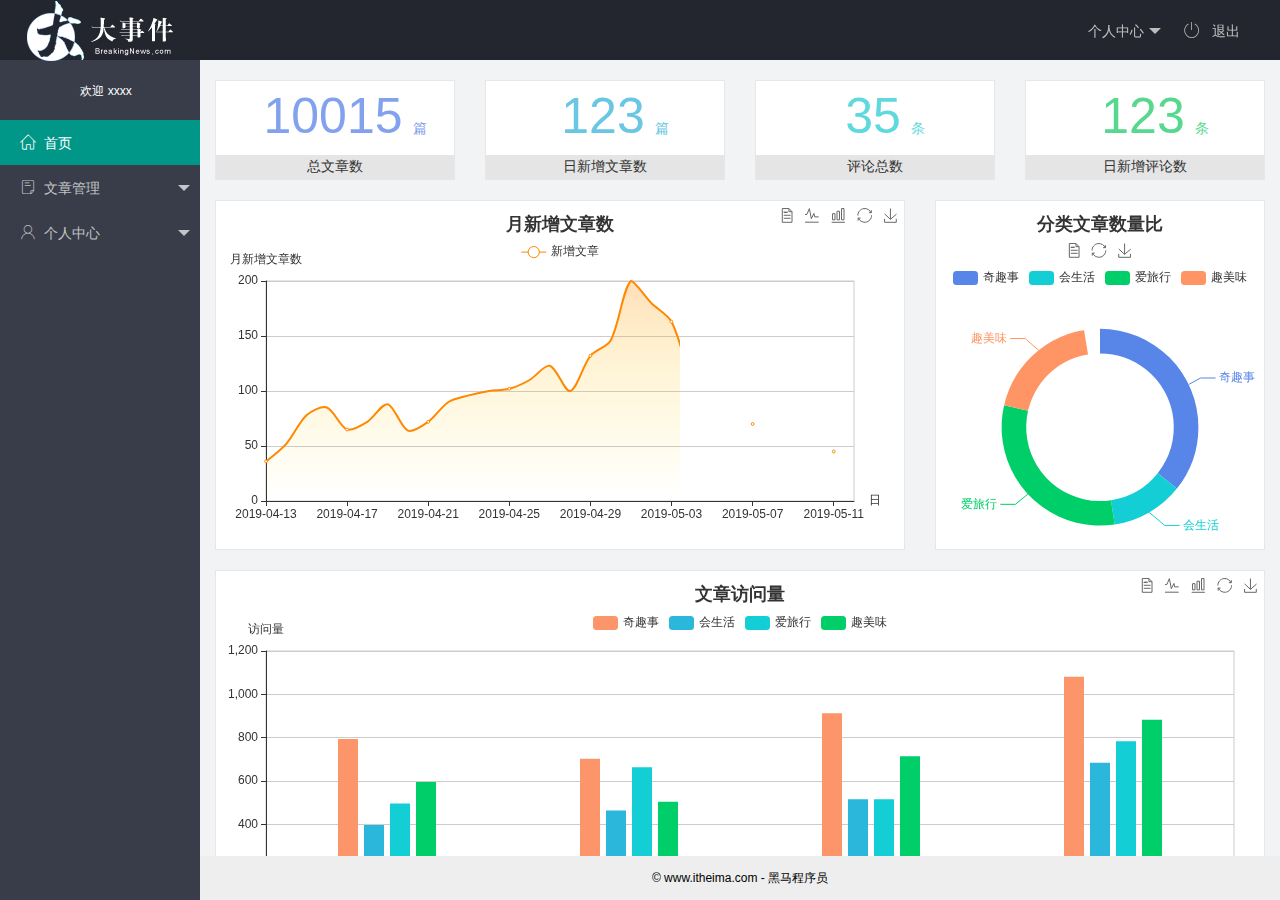
<file: index.html>
<!DOCTYPE html>
<html>

<head>
    <meta charset="utf-8">
    <meta name="viewport" content="width=device-width, initial-scale=1, maximum-scale=1">
    <title>我的项目</title>
    <link rel="stylesheet" href="assets/lib/layui/css/layui.css">
    <link rel="stylesheet" href="assets/fonts/iconfont.css">
    <link rel="stylesheet" href="assets/css/index.css">
</head>

<body class="layui-layout-body">
    <div class="layui-layout layui-layout-admin">
        <div class="layui-header">
            <div class="layui-logo"><img src="assets/images/logo.png" alt=""></div>
            <!-- 头部区域（可配合layui已有的水平导航） -->
            <ul class="layui-nav layui-layout-right">
                <li class="layui-nav-item">
                    <a href="javascript:;">
                        <img src="assets/images/sample.jpg" alt="" class="avatar" style="display: none;">
                        <span class="text-avatar" style="display: none;">A</span>
                        <span class="person-center">个人中心</span>
                    </a>
                    <dl class="layui-nav-child">
                        <dd><a href="./user/base-info.html" target="fm">基本资料</a></dd>
                        <dd><a href="./user/avatar.html" target="fm">更换头像</a></dd>
                        <dd><a href="./user/modify-password.html" target="fm">重置密码</a></dd>

                    </dl>
                </li>
                <li class="layui-nav-item"><a href="" id="loginout"><span class="iconfont icon-tuichu"></span>
                    退出</a></li>
            </ul>
        </div>

        <div class="layui-side layui-bg-black">
            <div class="layui-side-scroll">
                <!-- 左侧导航区域（可配合layui已有的垂直导航） -->
                <ul class="layui-nav layui-nav-tree" lay-filter="test" lay-shrink='all'>
                    <!-- 用户头像 -->
                    <li class="user-info">
                        <img src="assets/images/sample.jpg" alt="" class="avatar" style="display: none;">
                        <span class="text-avatar" style="display: none;">A</span>
                        <span class="nickname">欢迎 xxxx</span>
                    </li>
                    <li class="layui-nav-item layui-nav-itemed layui-this">
                        <a target="fm" href="home/dashboard.html"><span class="iconfont icon-home"></span>首页</a>
                    </li>
                    <li class="layui-nav-item">
                        <a href="javascript:;"><span class="iconfont icon-16"></span>文章管理</a>
                        <dl class="layui-nav-child">
                            <dd><a href="./artitle/category.html" target="fm"><i class="layui-icon layui-icon-form"></i>文章类别</a></dd>
                            <dd><a href="./artitle/publish.html" target="fm"><i class="layui-icon layui-icon-form"></i>发表文章</a></dd>
                            <dd><a href="./artitle/list.html" target="fm"><i class="layui-icon layui-icon-form"></i>文章列表</a></dd>
                        </dl>
                    </li>
                    <li class="layui-nav-item">
                        <a href="javascript:;"><span class="iconfont icon-user"></span>个人中心</a>
                        <dl class="layui-nav-child">
                            <dd><a href="./user/base-info.html" target="fm"><i class="layui-icon layui-icon-user"></i>基本资料</a></dd>
                            <dd><a href="./user/avatar.html" target="fm"><i class="layui-icon layui-icon-user"></i>更换头像</a></dd>
                            <dd><a href="./user/modify-password.html" target="fm"><i class="layui-icon layui-icon-user"></i>重置密码</a></dd>
                        </dl>
                    </li>
                </ul>
            </div>
        </div>

        <div class="layui-body">
            <!-- 内容主体区域 -->
            <iframe name="fm" src="home/dashboard.html" frameborder="0"></iframe>
            <!-- <div style="padding: 15px;">内容主体区域</div> -->
        </div>

        <div class="layui-footer">
            <!-- 底部固定区域 -->
            © www.itheima.com - 黑马程序员
        </div>
    </div>
    <!-- 引入js文件 -->
    <script src="assets/lib/axios.js"></script>
    <script src="assets/lib/jquery.js"></script>
    <script src="assets/lib/layui/layui.all.js"></script>
    <script src="assets/js/commonAPI.js"></script>
    <script src="assets/js/index.js"></script>
</body>

</html>
</file>
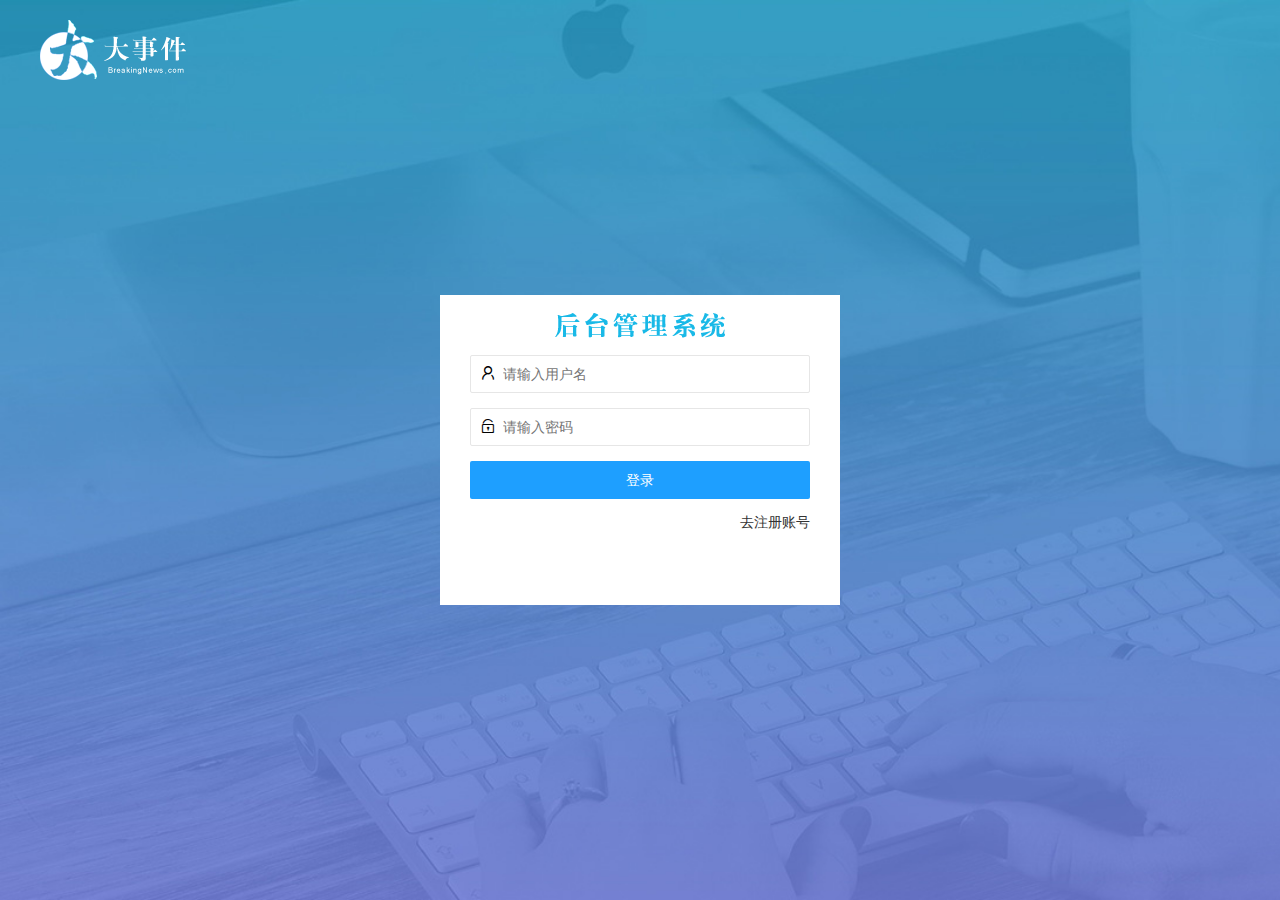
<file: login.html>
<!DOCTYPE html>
<html lang="en">

<head>
    <meta charset="UTF-8">
    <meta name="viewport" content="width=device-width, initial-scale=1.0">
    <title>我的项目</title>
    <link rel="stylesheet" href="assets/lib/layui/css/layui.css">
    <link rel="stylesheet" href="assets/css/login.css">
    <script src="assets/lib/axios.js"></script>
    <script src="assets/lib/jquery.js"></script>
    <script src="assets/lib/layui/layui.all.js"></script>
    <script src="assets/js/commonAPI.js"></script>
    <script src="assets/js/login.js"></script>
</head>

<body>
    <!-- 左上角logo -->
    <div class="logo">
        <img src="assets/images/logo.png" alt="">
    </div>
    <!-- 中间部分 -->
    <div class="content">
        <!-- 表单标题 -->
        <div class="title">
            <img src="assets/images/login_title.png" alt="">
        </div>
        <!-- 表单主体 -->
        <!-- 注册表单 -->
        <form class="layui-form reg-form" action="" style="display: none;">
            <div class="layui-form-item">
                <i class="layui-icon layui-icon-username"></i>
                <input type="text" name="username" required lay-verify="required" placeholder="请输入用户名" autocomplete="off" class="layui-input">
            </div>
            <div class="layui-form-item">
                <i class="layui-icon layui-icon-password"></i>
                <input type="password" name="password" required lay-verify="required|pass" placeholder="请输入密码" autocomplete="off" class="layui-input" id="pass">
            </div>
            <div class="layui-form-item">
                <i class="layui-icon layui-icon-password"></i>
                <input type="password" required lay-verify="required|samePass" placeholder="请再次输入密码" autocomplete="off" class="layui-input">
            </div>
            <!-- 注册按钮 -->
            <div class="layui-form-item">
                <button class="layui-btn layui-btn-fluid layui-btn-normal" lay-submit lay-filter="formDemo">注册</button>
            </div>
            <div class="link">
                <a href="javascript:;">去登录</a>
            </div>
        </form>
        <!-- 登录表单 -->
        <form class="layui-form login-form" action="">
            <div class="layui-form-item">
                <i class="layui-icon layui-icon-username"></i>
                <input type="text" name="username" required lay-verify="required" placeholder="请输入用户名" autocomplete="off" class="layui-input">
            </div>
            <div class="layui-form-item">
                <i class="layui-icon layui-icon-password"></i>
                <input type="password" name="password" required lay-verify="required|pass" placeholder="请输入密码" autocomplete="off" class="layui-input">
            </div>
            <!-- 登录按钮 -->
            <div class="layui-form-item">
                <button class="layui-btn layui-btn-fluid layui-btn-normal" lay-submit lay-filter="formDemo">登录</button>
            </div>
            <div class="link">
                <a href="javascript:;">去注册账号</a>
            </div>
        </form>
    </div>
</body>

</html>
</file>
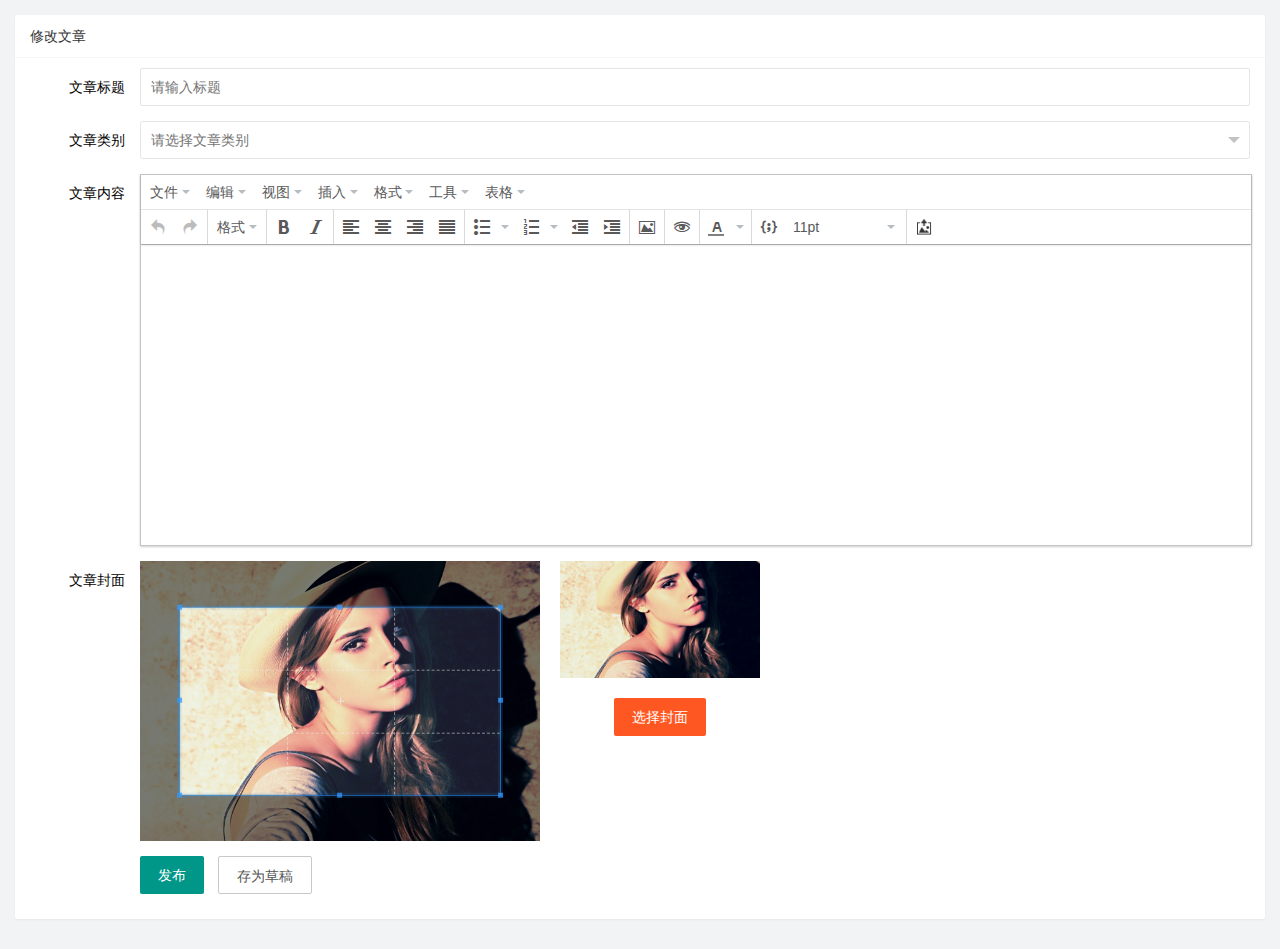
<file: artitle/edit.html>
<!DOCTYPE html>
<html lang="en">

<head>
    <meta charset="UTF-8">
    <meta name="viewport" content="width=device-width, initial-scale=1.0">
    <title>Document</title>
    <!-- 引入css文件 -->
    <link rel="stylesheet" href="../assets/lib/layui/css/layui.css">
    <!-- 引入裁剪工具css文件 -->
    <link rel="stylesheet" href="../assets/lib/cropper/cropper.css">
    <link rel="stylesheet" href="../assets/css/publish.css">
</head>

<body>
    <!-- 表头部分 -->
    <div class="layui-card">
        <div class="layui-card-header">修改文章</div>
        <!-- 表单部分 -->
        <div class="layui-card-body">
            <form class="layui-form publish-form " action="" lay-filter='edit-form'>
                <div class="layui-form-item">
                    <label class="layui-form-label">文章标题</label>
                    <div class="layui-input-block">
                        <input type="text" name="title" required lay-verify="required" placeholder="请输入标题" autocomplete="off" class="layui-input">
                    </div>
                </div>
                <div class="layui-form-item">
                    <label class="layui-form-label">文章类别</label>
                    <div class="layui-input-block">
                        <!-- select下拉选择框的值，就是选中option 中 value的值 -->
                        <select name="cate_id" lay-verify="required" id="cate-se1">
                        <option value="">请选择文章类别</option>
                      </select>
                    </div>
                </div>
                <div class="layui-form-item">
                    <label class="layui-form-label">文章内容</label>
                    <div class="layui-input-block">
                        <textarea name="content"></textarea>
                    </div>
                </div>
                <!-- 文章封面 -->
                <div class="layui-form-item">
                    <!-- 左侧的 label -->
                    <label class="layui-form-label">文章封面</label>
                    <!-- 选择封面区域 -->
                    <div class="layui-input-block cover-box">
                        <!-- 左侧裁剪区域 -->
                        <div class="cover-left">
                            <img id="image" src="../assets/images/sample2.jpg" alt="" />
                        </div>
                        <!-- 右侧预览区域和选择封面区域 -->
                        <div class="cover-right">
                            <!-- 预览的区域 -->
                            <div class="img-preview"></div>
                            <!-- 选择封面按钮 -->
                            <!-- 上传文件框 -->
                            <input type="file" id="files" style="display: none;" accept="image/png,image/jpeg,image/jpg,image/gif">
                            <button type="button" class="layui-btn layui-btn-danger" id="choose-btn">选择封面</button>
                        </div>
                    </div>
                </div>
                <!-- 第五行 -->
                <div class="layui-form-item">
                    <div class="layui-input-block last-row">
                        <button class="layui-btn" data-state="已发布" lay-submit>发布</button>
                        <button class="layui-btn layui-btn-primary" data-state="草稿" lay-submit>存为草稿</button>
                    </div>
                </div>
            </form>
        </div>
    </div>
    <!-- 引入富文本编辑器js文件 -->
    <script src="../assets/lib/tinymce/tinymce.min.js"></script>
    <script src="../assets/lib/tinymce/tinymce_setup.js"></script>
    <!-- 引入js文件 -->
    <script src="../assets/lib/jquery.js"></script>
    <!-- 引入cropper 插件的js -->
    <script src="../assets/lib/cropper/Cropper.js"></script>
    <script src="../assets/lib/cropper/jquery-cropper.js"></script>
    <script src="../assets/lib/layui/layui.all.js"></script>
    <script src="../assets/lib/axios.js"></script>
    <script src="../assets/js/commonAPI.js"></script>
    <script src="../assets/js/artitle/edit.js"></script>
</body>

</html>
</file>
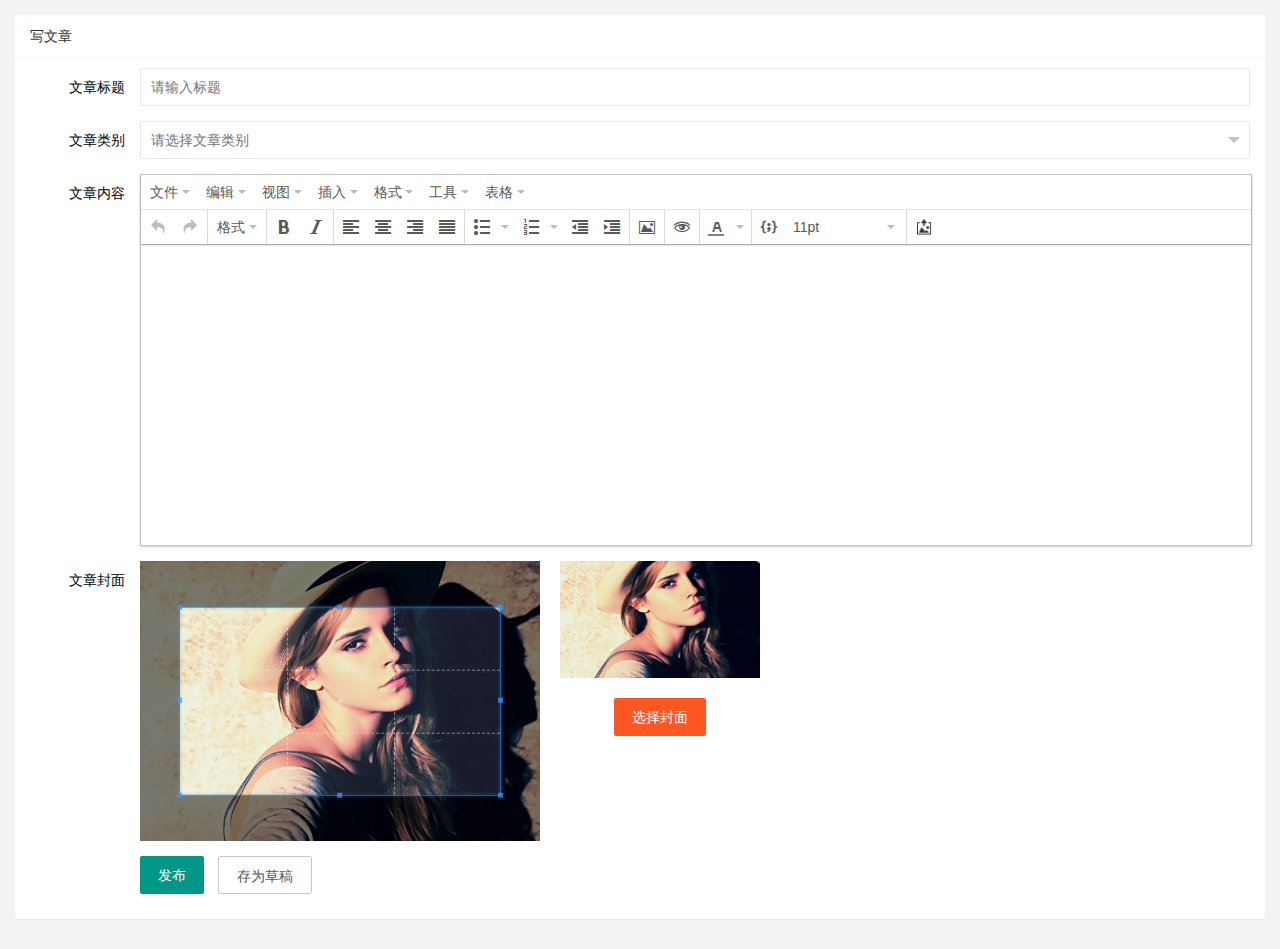
<file: artitle/publish.html>
<!DOCTYPE html>
<html lang="en">

<head>
    <meta charset="UTF-8">
    <meta name="viewport" content="width=device-width, initial-scale=1.0">
    <title>Document</title>
    <!-- 引入css文件 -->
    <link rel="stylesheet" href="../assets/lib/layui/css/layui.css">
    <!-- 引入裁剪工具css文件 -->
    <link rel="stylesheet" href="../assets/lib/cropper/cropper.css">
    <link rel="stylesheet" href="../assets/css/publish.css">
</head>

<body>
    <!-- 表头部分 -->
    <div class="layui-card">
        <div class="layui-card-header">写文章</div>
        <!-- 表单部分 -->
        <div class="layui-card-body">
            <form class="layui-form publish-form" action="">
                <div class="layui-form-item">
                    <label class="layui-form-label">文章标题</label>
                    <div class="layui-input-block">
                        <input type="text" name="title" required lay-verify="required" placeholder="请输入标题" autocomplete="off" class="layui-input">
                    </div>
                </div>
                <div class="layui-form-item">
                    <label class="layui-form-label">文章类别</label>
                    <div class="layui-input-block">
                        <!-- select下拉选择框的值，就是选中option 中 value的值 -->
                        <select name="cate_id" lay-verify="required" id="cate-se1">
                        <option value="">请选择文章类别</option>
                      </select>
                    </div>
                </div>
                <div class="layui-form-item">
                    <label class="layui-form-label">文章内容</label>
                    <div class="layui-input-block">
                        <textarea name="content"></textarea>
                    </div>
                </div>
                <!-- 文章封面 -->
                <div class="layui-form-item">
                    <!-- 左侧的 label -->
                    <label class="layui-form-label">文章封面</label>
                    <!-- 选择封面区域 -->
                    <div class="layui-input-block cover-box">
                        <!-- 左侧裁剪区域 -->
                        <div class="cover-left">
                            <img id="image" src="../assets/images/sample2.jpg" alt="" />
                        </div>
                        <!-- 右侧预览区域和选择封面区域 -->
                        <div class="cover-right">
                            <!-- 预览的区域 -->
                            <div class="img-preview"></div>
                            <!-- 选择封面按钮 -->
                            <!-- 上传文件框 -->
                            <input type="file" id="files" style="display: none;" accept="image/png,image/jpeg,image/jpg,image/gif">
                            <button type="button" class="layui-btn layui-btn-danger" id="choose-btn">选择封面</button>
                        </div>
                    </div>
                </div>
                <!-- 第五行 -->
                <div class="layui-form-item">
                    <div class="layui-input-block last-row">
                        <button class="layui-btn" data-state="已发布" lay-submit>发布</button>
                        <button class="layui-btn layui-btn-primary" data-state="草稿" lay-submit>存为草稿</button>
                    </div>
                </div>
            </form>
        </div>
    </div>
    <!-- 引入富文本编辑器js文件 -->
    <script src="../assets/lib/tinymce/tinymce.min.js"></script>
    <script src="../assets/lib/tinymce/tinymce_setup.js"></script>
    <!-- 引入js文件 -->
    <script src="../assets/lib/jquery.js"></script>
    <!-- 引入cropper 插件的js -->
    <script src="../assets/lib/cropper/Cropper.js"></script>
    <script src="../assets/lib/cropper/jquery-cropper.js"></script>
    <script src="../assets/lib/layui/layui.all.js"></script>
    <script src="../assets/lib/axios.js"></script>
    <script src="../assets/js/commonAPI.js"></script>
    <script src="../assets/js/artitle/publish.js"></script>
</body>

</html>
</file>
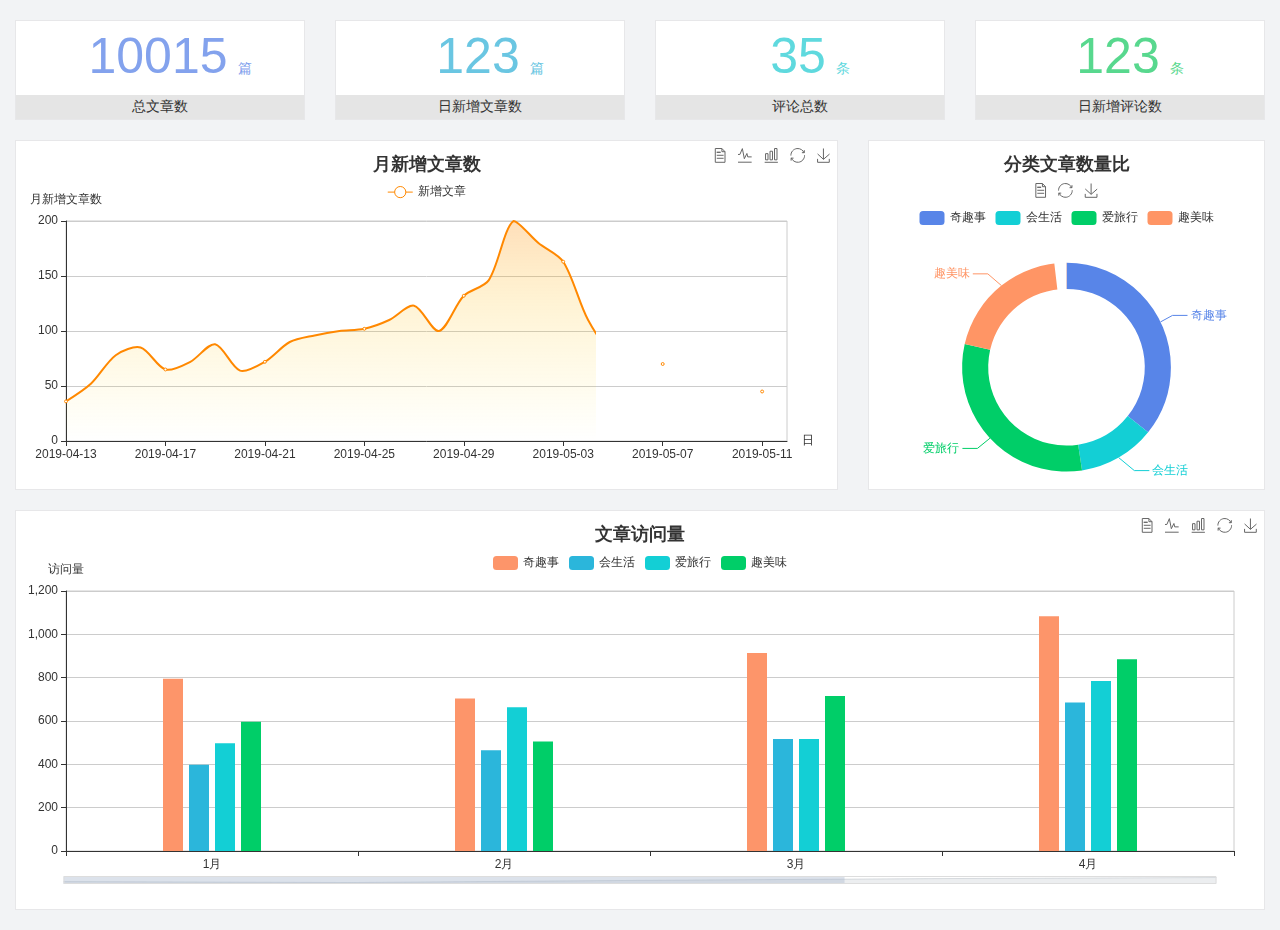
<file: home/dashboard.html>
<!DOCTYPE html>
<html lang="en">

<head>
  <meta charset="UTF-8">
  <meta name="viewport" content="width=device-width, initial-scale=1.0">
  <meta http-equiv="X-UA-Compatible" content="ie=edge">
  <title>图表统计</title>
  <link rel="stylesheet" href="../assets/lib/bootstrap.css" />
  <link rel="stylesheet" href="../assets/lib/main.css" />
  <script src="../assets/lib/jquery.js"></script>
  <script type="text/javascript" src="../assets/lib/echarts.min.js"></script>
</head>

<body>
  <div class="container-fluid">
    <div class="row spannel_list">
      <div class="col-sm-3 col-xs-6">
        <div class="spannel">
          <em>10015</em><span>篇</span>
          <b>总文章数</b>
        </div>
      </div>
      <div class="col-sm-3 col-xs-6">
        <div class="spannel scolor01">
          <em>123</em><span>篇</span>
          <b>日新增文章数</b>
        </div>
      </div>
      <div class="col-sm-3 col-xs-6">
        <div class="spannel scolor02">
          <em>35</em><span>条</span>
          <b>评论总数</b>
        </div>
      </div>
      <div class="col-sm-3 col-xs-6">
        <div class="spannel scolor03">
          <em>123</em><span>条</span>
          <b>日新增评论数</b>
        </div>
      </div>
    </div>
  </div>

  <div class="container-fluid">
    <div class="row curve-pie">
      <div class="col-lg-8 col-md-8">
        <div class="gragh_pannel" id="curve_show"></div>
      </div>
      <div class="col-lg-4 col-md-4">
        <div class="gragh_pannel" id="pie_show"></div>
      </div>
    </div>
  </div>

  <div class="container-fluid">
    <div class="column_pannel" id="column_show"></div>
  </div>

  <script>
    var oChart = echarts.init(document.getElementById('curve_show'));
    var aList_all = [
      { 'count': 36, 'date': '2019-04-13' },
      { 'count': 52, 'date': '2019-04-14' },
      { 'count': 78, 'date': '2019-04-15' },
      { 'count': 85, 'date': '2019-04-16' },
      { 'count': 65, 'date': '2019-04-17' },
      { 'count': 72, 'date': '2019-04-18' },
      { 'count': 88, 'date': '2019-04-19' },
      { 'count': 64, 'date': '2019-04-20' },
      { 'count': 72, 'date': '2019-04-21' },
      { 'count': 90, 'date': '2019-04-22' },
      { 'count': 96, 'date': '2019-04-23' },
      { 'count': 100, 'date': '2019-04-24' },
      { 'count': 102, 'date': '2019-04-25' },
      { 'count': 110, 'date': '2019-04-26' },
      { 'count': 123, 'date': '2019-04-27' },
      { 'count': 100, 'date': '2019-04-28' },
      { 'count': 132, 'date': '2019-04-29' },
      { 'count': 146, 'date': '2019-04-30' },
      { 'count': 200, 'date': '2019-05-01' },
      { 'count': 180, 'date': '2019-05-02' },
      { 'count': 163, 'date': '2019-05-03' },
      { 'count': 110, 'date': '2019-05-04' },
      { 'count': 80, 'date': '2019-05-05' },
      { 'count': 82, 'date': '2019-05-06' },
      { 'count': 70, 'date': '2019-05-07' },
      { 'count': 65, 'date': '2019-05-08' },
      { 'count': 54, 'date': '2019-05-09' },
      { 'count': 40, 'date': '2019-05-10' },
      { 'count': 45, 'date': '2019-05-11' },
      { 'count': 38, 'date': '2019-05-12' },
    ];

    let aCount = [];
    let aDate = [];

    for (var i = 0; i < aList_all.length; i++) {
      aCount.push(aList_all[i].count);
      aDate.push(aList_all[i].date);
    }

    var chartopt = {
      title: {
        text: '月新增文章数',
        left: 'center',
        top: '10'
      },
      tooltip: {
        trigger: 'axis'
      },
      legend: {
        data: ['新增文章'],
        top: '40'
      },
      toolbox: {
        show: true,
        feature: {
          mark: { show: true },
          dataView: { show: true, readOnly: false },
          magicType: { show: true, type: ['line', 'bar'] },
          restore: { show: true },
          saveAsImage: { show: true }
        }
      },
      calculable: true,
      xAxis: [
        {
          name: '日',
          type: 'category',
          boundaryGap: false,
          data: aDate
        }
      ],
      yAxis: [
        {
          name: '月新增文章数',
          type: 'value'
        }
      ],
      series: [
        {
          name: '新增文章',
          type: 'line',
          smooth: true,
          itemStyle: { normal: { areaStyle: { type: 'default' }, color: '#f80' }, lineStyle: { color: '#f80' } },
          data: aCount
        }],
      areaStyle: {
        normal: {
          color: new echarts.graphic.LinearGradient(0, 0, 0, 1, [{
            offset: 0,
            color: 'rgba(255,136,0,0.39)'
          }, {
            offset: .34,
            color: 'rgba(255,180,0,0.25)'
          }, {
            offset: 1,
            color: 'rgba(255,222,0,0.00)'
          }])

        }
      },
      grid: {
        show: true,
        x: 50,
        x2: 50,
        y: 80,
        height: 220
      }
    };

    oChart.setOption(chartopt);


    var oPie = echarts.init(document.getElementById('pie_show'));
    var oPieopt =
    {
      title: {
        top: 10,
        text: '分类文章数量比',
        x: 'center'
      },
      tooltip: {
        trigger: 'item',
        formatter: "{a} <br/>{b} : {c} ({d}%)"
      },
      color: ['#5885e8', '#13cfd5', '#00ce68', '#ff9565'],
      legend: {
        x: 'center',
        top: 65,
        data: ['奇趣事', '会生活', '爱旅行', '趣美味']
      },
      toolbox: {
        show: true,
        x: 'center',
        top: 35,
        feature: {
          mark: { show: true },
          dataView: { show: true, readOnly: false },
          magicType: {
            show: true,
            type: ['pie', 'funnel'],
            option: {
              funnel: {
                x: '25%',
                width: '50%',
                funnelAlign: 'left',
                max: 1548
              }
            }
          },
          restore: { show: true },
          saveAsImage: { show: true }
        }
      },
      calculable: true,
      series: [
        {
          name: '访问来源',
          type: 'pie',
          radius: ['45%', '60%'],
          center: ['50%', '65%'],
          data: [
            { value: 300, name: '奇趣事' },
            { value: 100, name: '会生活' },
            { value: 260, name: '爱旅行' },
            { value: 180, name: '趣美味' }
          ]
        }
      ]
    };
    oPie.setOption(oPieopt);



    var oColumn = this.echarts.init(document.getElementById('column_show'));
    var oColumnopt =
    {
      title: {
        text: '文章访问量',
        left: 'center',
        top: '10'
      },
      tooltip: {
        trigger: 'axis'
      },
      legend: {
        data: ['奇趣事', '会生活', '爱旅行', '趣美味'],
        top: '40'
      },
      toolbox: {
        show: true,
        feature: {
          mark: { show: true },
          dataView: { show: true, readOnly: false },
          magicType: { show: true, type: ['line', 'bar'] },
          restore: { show: true },
          saveAsImage: { show: true }
        }
      },
      calculable: true,
      xAxis: [
        {
          type: 'category',
          data: ['1月', '2月', '3月', '4月', '5月']
        }
      ],
      yAxis: [
        {
          name: '访问量',
          type: 'value'
        }
      ],
      series: [
        {
          name: '奇趣事',
          type: 'bar',
          barWidth: 20,
          itemStyle: {
            normal: { areaStyle: { type: 'default' }, color: '#fd956a' }
          },
          data: [800, 708, 920, 1090, 1200]
        },
        {
          name: '会生活',
          type: 'bar',
          barWidth: 20,
          itemStyle: {
            normal: { areaStyle: { type: 'default' }, color: '#2bb6db' }
          },
          data: [400, 468, 520, 690, 800]
        },
        {
          name: '爱旅行',
          type: 'bar',
          barWidth: 20,
          itemStyle: {
            normal: { areaStyle: { type: 'default' }, color: '#13cfd5' }
          },
          data: [500, 668, 520, 790, 900]
        },
        {
          name: '趣美味',
          type: 'bar',
          barWidth: 20,
          itemStyle: {
            normal: { areaStyle: { type: 'default' }, color: '#00ce68' }
          },
          data: [600, 508, 720, 890, 1000]
        }
      ],
      grid: {
        show: true,
        x: 50,
        x2: 30,
        y: 80,
        height: 260
      },
      dataZoom: [//给x轴设置滚动条
        {
          start: 0,//默认为0
          end: 100 - 1000 / 31,//默认为100
          type: 'slider',
          show: true,
          xAxisIndex: [0],
          handleSize: 0,//滑动条的 左右2个滑动条的大小
          height: 8,//组件高度
          left: 45, //左边的距离
          right: 50,//右边的距离
          bottom: 26,//右边的距离
          handleColor: '#ddd',//h滑动图标的颜色
          handleStyle: {
            borderColor: "#cacaca",
            borderWidth: "1",
            shadowBlur: 2,
            background: "#ddd",
            shadowColor: "#ddd",
          }
        }]
    };
    oColumn.setOption(oColumnopt);
  </script>
</body>

</html>
</file>
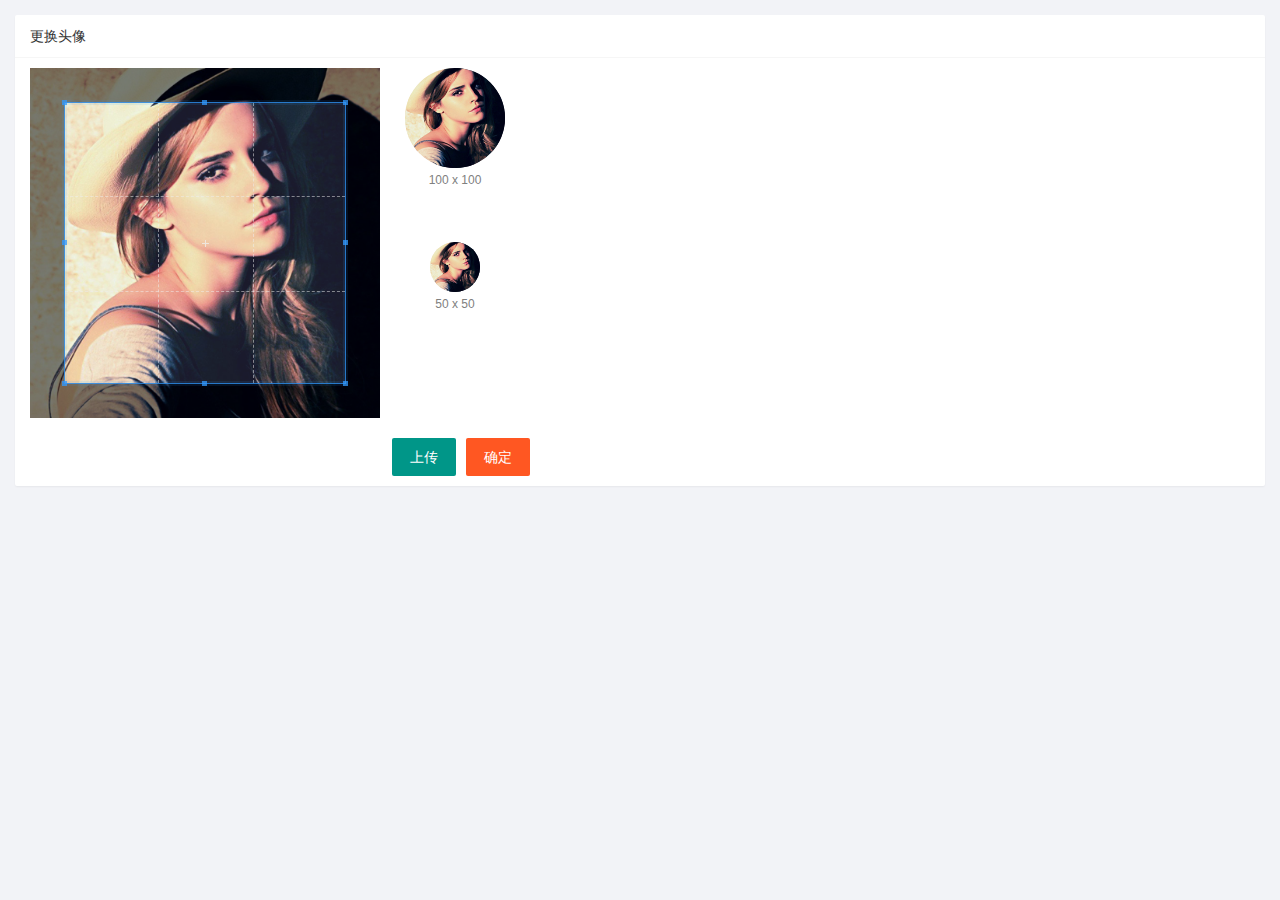
<file: user/avatar.html>
<!DOCTYPE html>
<html lang="en">

<head>
    <meta charset="UTF-8">
    <meta name="viewport" content="width=device-width, initial-scale=1.0">
    <title>Document</title>
    <!-- 引入裁剪插件 -->
    <link rel="stylesheet" href="../assets/lib/cropper/cropper.css">
    <link rel="stylesheet" href="../assets/lib/layui/css/layui.css">
    <link rel="stylesheet" href="../assets/fonts/iconfont.css">
    <link rel="stylesheet" href="../assets/css/user.css">
</head>

<body>
    <!-- 卡片面板 -->
    <div class="layui-card">
        <div class="layui-card-header">更换头像</div>
        <div class="layui-card-body">
            <!-- 第一行的图片裁剪和预览区域 -->
            <div class="row1">
                <!-- 图片裁剪区域 -->
                <div class="cropper-box">
                    <!-- 这个 img 标签很重要，将来会把它初始化为裁剪区域 -->
                    <img id="image" src="../assets/images/sample.jpg" />
                </div>
                <!-- 图片的预览区域 -->
                <div class="preview-box">
                    <div>
                        <!-- 宽高为 100px 的预览区域 -->
                        <div class="img-preview w100"></div>
                        <p class="size">100 x 100</p>
                    </div>
                    <div>
                        <!-- 宽高为 50px 的预览区域 -->
                        <div class="img-preview w50"></div>
                        <p class="size">50 x 50</p>
                    </div>
                </div>
            </div>

            <!-- 第二行的按钮区域 -->
            <div class="row2">
                <input type="file" name="" id="file" style="display: none;">
                <button id="upload-btn" type="button" class="layui-btn">上传</button>
                <button id="save-btn" type="button" class="layui-btn layui-btn-danger">确定</button>
            </div>
        </div>
    </div>
    <!-- 引入js文件 -->
    <script src="../assets/lib/axios.js"></script>
    <script src="../assets/lib/jquery.js"></script>
    <script src="../assets/lib/cropper/Cropper.js"></script>
    <script src="../assets/lib/cropper/jquery-cropper.js"></script>
    <script src="../assets/lib/layui/layui.all.js"></script>
    <script src="../assets/js/commonAPI.js"></script>
    <script src="../assets/js/user/avatar.js"></script>
</body>

</html>
</file>
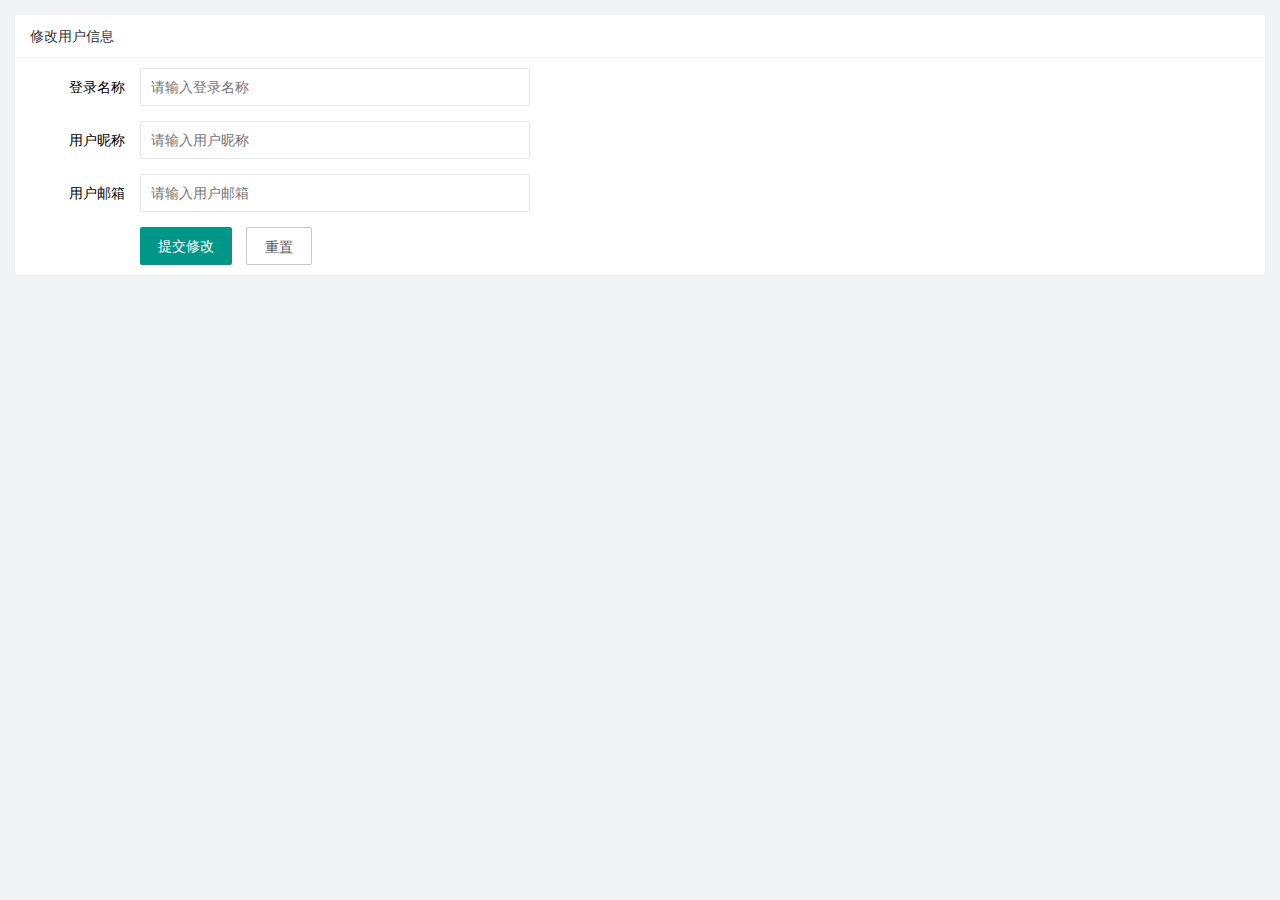
<file: user/base-info.html>
<!DOCTYPE html>
<html lang="en">

<head>
    <meta charset="UTF-8">
    <meta name="viewport" content="width=device-width, initial-scale=1.0">
    <title>我的项目</title>
    <link rel="stylesheet" href="../assets/lib/layui/css/layui.css">
    <link rel="stylesheet" href="../assets/fonts/iconfont.css">
    <link rel="stylesheet" href="../assets/css/user.css">
</head>

<body>
    <!-- 卡片面板 -->
    <div class="layui-card">
        <div class="layui-card-header">修改用户信息</div>
        <div class="layui-card-body">
            <form class="layui-form base-info-form" action="" lay-filter='edit-userinfo'>
                <div class="layui-form-item">
                    <label class="layui-form-label">登录名称</label>
                    <div class="layui-input-block">
                        <input type="text" name="username" required readonly lay-verify="required" placeholder="请输入登录名称" autocomplete="off" class="layui-input">
                    </div>
                </div>
                <div class="layui-form-item">
                    <label class="layui-form-label">用户昵称</label>
                    <div class="layui-input-block">
                        <input type="text" name="nickname" required lay-verify="required|nick" placeholder="请输入用户昵称" autocomplete="off" class="layui-input">
                    </div>
                </div>
                <div class="layui-form-item">
                    <label class="layui-form-label">用户邮箱</label>
                    <div class="layui-input-block">
                        <input type="text" name="email" required lay-verify="required|email" placeholder="请输入用户邮箱" autocomplete="off" class="layui-input">
                    </div>
                </div>
                <input type="hidden" name="id">
                <div class="layui-input-block">
                    <button class="layui-btn" lay-submit lay-filter="formDemo">提交修改</button>
                    <button type="reset" class="layui-btn layui-btn-primary">重置</button>
                </div>
            </form>
        </div>
    </div>
    <!-- 引入js文件 -->
    <script src="../assets/lib/axios.js"></script>
    <script src="../assets/lib/jquery.js"></script>
    <script src="../assets/lib/layui/layui.all.js"></script>
    <script src="../assets/js/commonAPI.js"></script>
    <script src="../assets/js/user/base-info.js"></script>
</body>

</html>
</file>
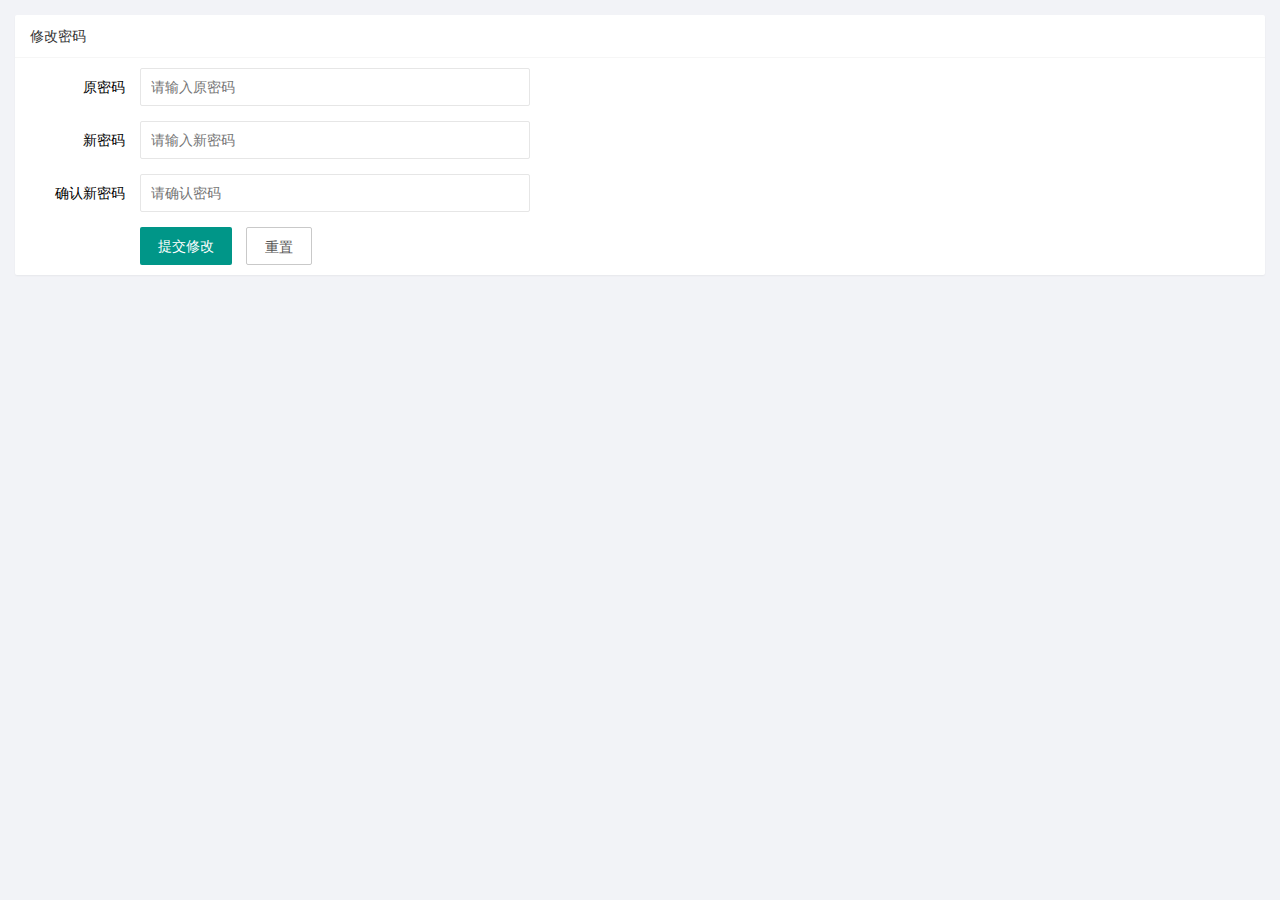
<file: user/modify-password.html>
<!DOCTYPE html>
<html lang="en">

<head>
    <meta charset="UTF-8">
    <meta name="viewport" content="width=device-width, initial-scale=1.0">
    <title>Document</title>
    <link rel="stylesheet" href="../assets/lib/layui/css/layui.css">
    <link rel="stylesheet" href="../assets/fonts/iconfont.css">
    <link rel="stylesheet" href="../assets/css/modify-password.css">
</head>

<body>
    <!-- 卡片面板 -->
    <div class="layui-card">
        <div class="layui-card-header">修改密码</div>
        <div class="layui-card-body">
            <form class="layui-form base-info-form" action="" lay-filter='edit-userinfo'>
                <div class="layui-form-item">
                    <label class="layui-form-label">原密码</label>
                    <div class="layui-input-block">
                        <input type="password" name="oldPwd" required lay-verify="required" placeholder="请输入原密码" autocomplete="off" class="layui-input">
                    </div>
                </div>
                <div class="layui-form-item">
                    <label class="layui-form-label">新密码</label>
                    <div class="layui-input-block">
                        <input id="pass" name="newPwd" type="password" required lay-verify="required|pass" placeholder="请输入新密码" autocomplete="off" class="layui-input">
                    </div>
                </div>
                <div class="layui-form-item">
                    <label class="layui-form-label">确认新密码</label>
                    <div class="layui-input-block">
                        <input type="password" required lay-verify="required|pass|confirmPass" placeholder="请确认密码" autocomplete="off" class="layui-input">
                    </div>
                </div>
                <div class="layui-input-block">
                    <button class="layui-btn" lay-submit lay-filter="formDemo">提交修改</button>
                    <button type="reset" class="layui-btn layui-btn-primary">重置</button>
                </div>
            </form>
        </div>
    </div>
    <!-- 引入js文件 -->
    <script src="../assets/lib/axios.js"></script>
    <script src="../assets/lib/jquery.js"></script>
    <script src="../assets/lib/layui/layui.all.js"></script>
    <script src="../assets/js/commonAPI.js"></script>
    <script src="../assets/js/user/modify-password.js"></script>
</body>

</html>
</file>
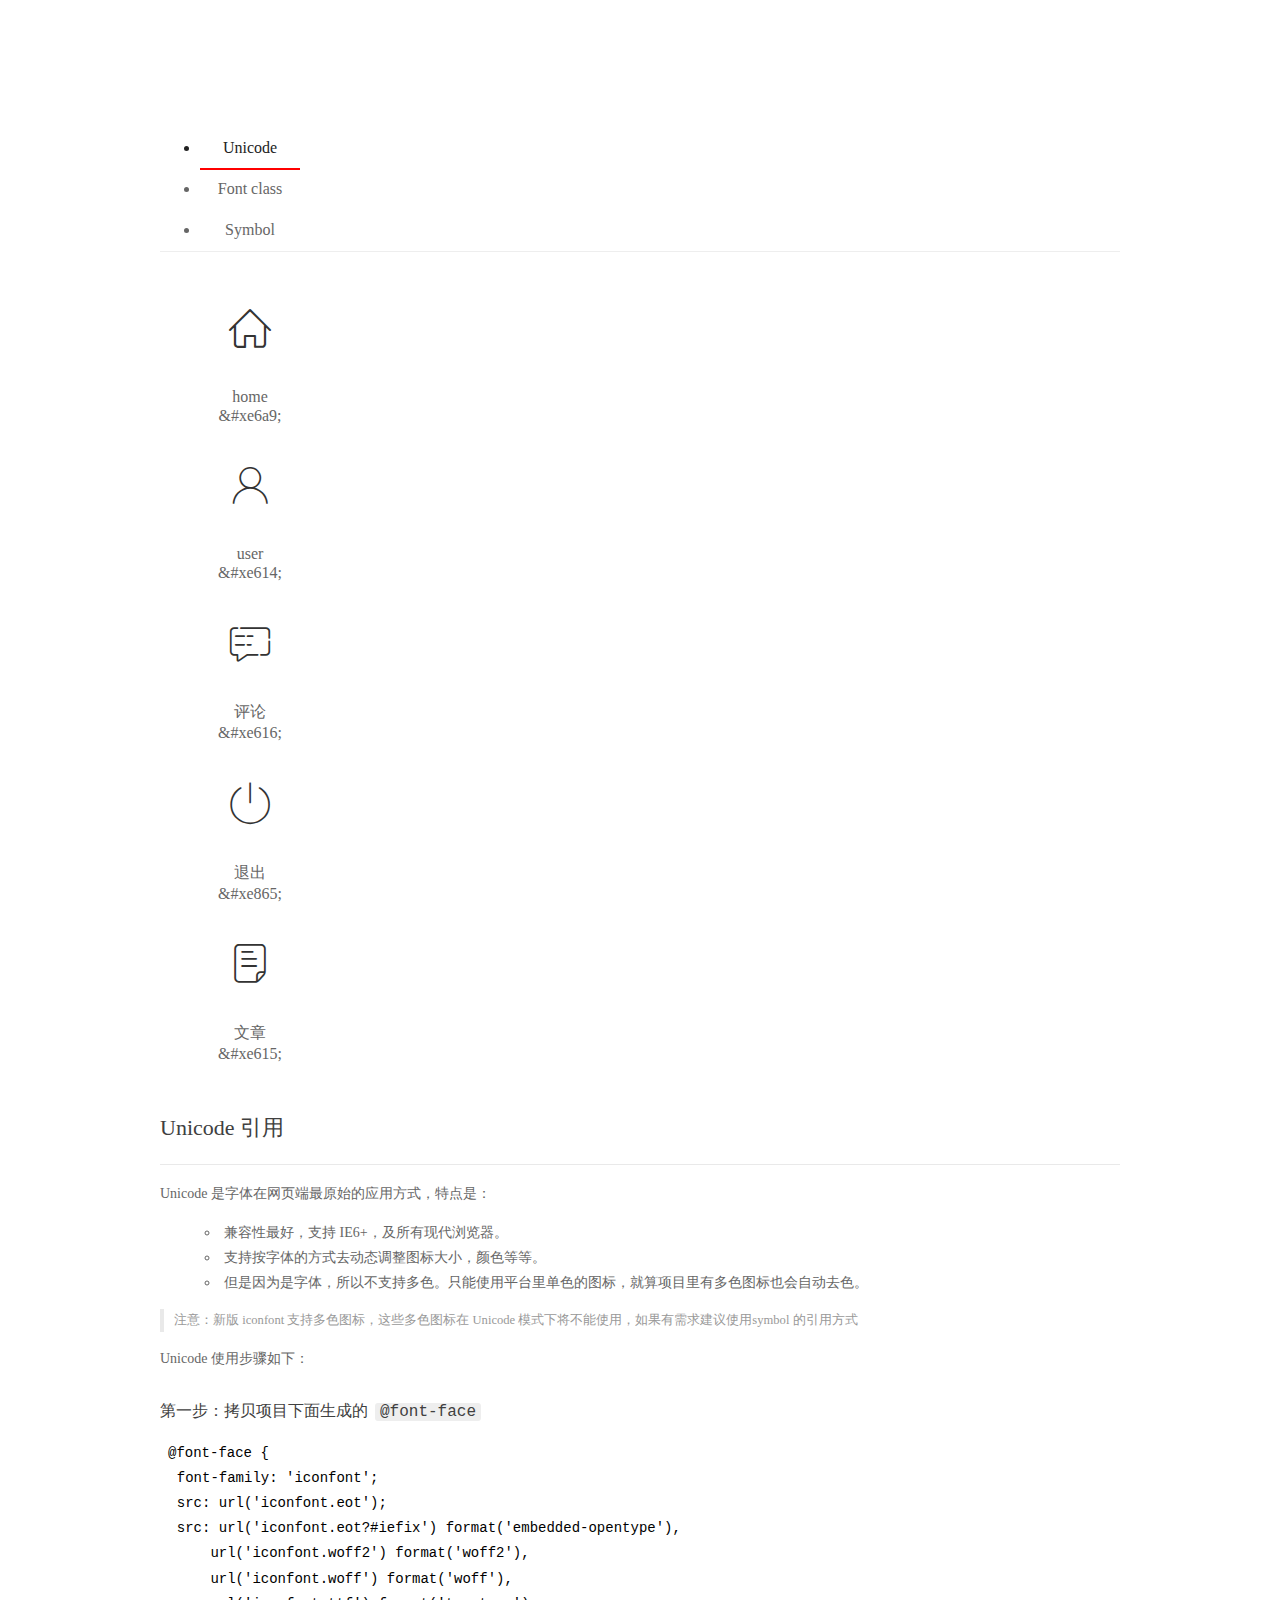
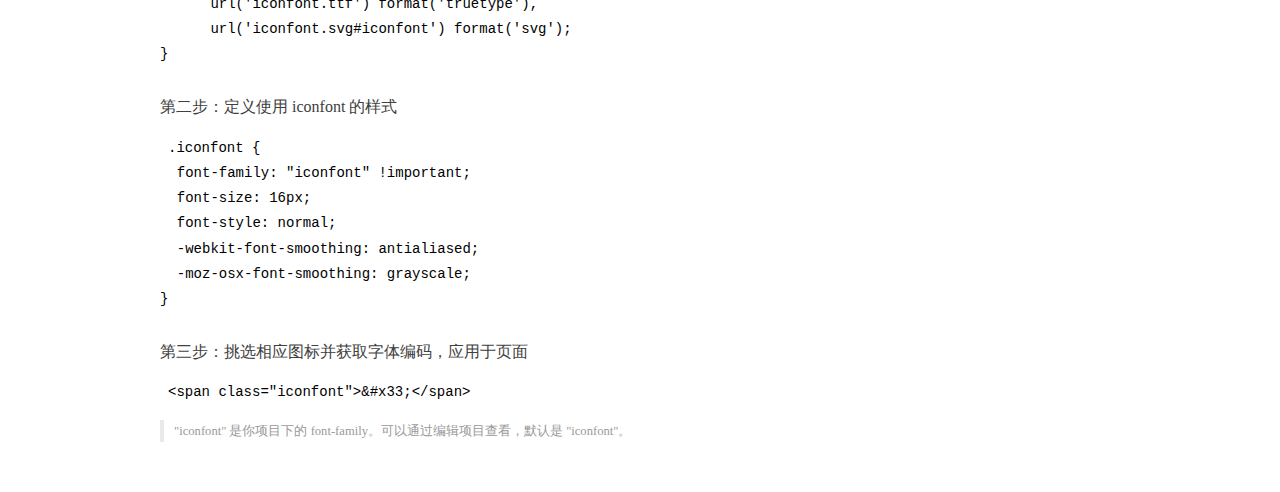
<file: assets/fonts/demo_index.html>
<!DOCTYPE html>
<html>
<head>
  <meta charset="utf-8"/>
  <title>IconFont Demo</title>
  <link rel="shortcut icon" href="https://gtms04.alicdn.com/tps/i4/TB1_oz6GVXXXXaFXpXXJDFnIXXX-64-64.ico" type="image/x-icon"/>
  <link rel="stylesheet" href="https://g.alicdn.com/thx/cube/1.3.2/cube.min.css">
  <link rel="stylesheet" href="demo.css">
  <link rel="stylesheet" href="iconfont.css">
  <script src="iconfont.js"></script>
  <!-- jQuery -->
  <script src="https://a1.alicdn.com/oss/uploads/2018/12/26/7bfddb60-08e8-11e9-9b04-53e73bb6408b.js"></script>
  <!-- 代码高亮 -->
  <script src="https://a1.alicdn.com/oss/uploads/2018/12/26/a3f714d0-08e6-11e9-8a15-ebf944d7534c.js"></script>
</head>
<body>
  <div class="main">
    <h1 class="logo"><a href="https://www.iconfont.cn/" title="iconfont 首页" target="_blank">&#xe86b;</a></h1>
    <div class="nav-tabs">
      <ul id="tabs" class="dib-box">
        <li class="dib active"><span>Unicode</span></li>
        <li class="dib"><span>Font class</span></li>
        <li class="dib"><span>Symbol</span></li>
      </ul>
      
    </div>
    <div class="tab-container">
      <div class="content unicode" style="display: block;">
          <ul class="icon_lists dib-box">
          
            <li class="dib">
              <span class="icon iconfont">&#xe6a9;</span>
                <div class="name">home</div>
                <div class="code-name">&amp;#xe6a9;</div>
              </li>
          
            <li class="dib">
              <span class="icon iconfont">&#xe614;</span>
                <div class="name">user</div>
                <div class="code-name">&amp;#xe614;</div>
              </li>
          
            <li class="dib">
              <span class="icon iconfont">&#xe616;</span>
                <div class="name">评论</div>
                <div class="code-name">&amp;#xe616;</div>
              </li>
          
            <li class="dib">
              <span class="icon iconfont">&#xe865;</span>
                <div class="name">退出</div>
                <div class="code-name">&amp;#xe865;</div>
              </li>
          
            <li class="dib">
              <span class="icon iconfont">&#xe615;</span>
                <div class="name">文章</div>
                <div class="code-name">&amp;#xe615;</div>
              </li>
          
          </ul>
          <div class="article markdown">
          <h2 id="unicode-">Unicode 引用</h2>
          <hr>

          <p>Unicode 是字体在网页端最原始的应用方式，特点是：</p>
          <ul>
            <li>兼容性最好，支持 IE6+，及所有现代浏览器。</li>
            <li>支持按字体的方式去动态调整图标大小，颜色等等。</li>
            <li>但是因为是字体，所以不支持多色。只能使用平台里单色的图标，就算项目里有多色图标也会自动去色。</li>
          </ul>
          <blockquote>
            <p>注意：新版 iconfont 支持多色图标，这些多色图标在 Unicode 模式下将不能使用，如果有需求建议使用symbol 的引用方式</p>
          </blockquote>
          <p>Unicode 使用步骤如下：</p>
          <h3 id="-font-face">第一步：拷贝项目下面生成的 <code>@font-face</code></h3>
<pre><code class="language-css"
>@font-face {
  font-family: 'iconfont';
  src: url('iconfont.eot');
  src: url('iconfont.eot?#iefix') format('embedded-opentype'),
      url('iconfont.woff2') format('woff2'),
      url('iconfont.woff') format('woff'),
      url('iconfont.ttf') format('truetype'),
      url('iconfont.svg#iconfont') format('svg');
}
</code></pre>
          <h3 id="-iconfont-">第二步：定义使用 iconfont 的样式</h3>
<pre><code class="language-css"
>.iconfont {
  font-family: "iconfont" !important;
  font-size: 16px;
  font-style: normal;
  -webkit-font-smoothing: antialiased;
  -moz-osx-font-smoothing: grayscale;
}
</code></pre>
          <h3 id="-">第三步：挑选相应图标并获取字体编码，应用于页面</h3>
<pre>
<code class="language-html"
>&lt;span class="iconfont"&gt;&amp;#x33;&lt;/span&gt;
</code></pre>
          <blockquote>
            <p>"iconfont" 是你项目下的 font-family。可以通过编辑项目查看，默认是 "iconfont"。</p>
          </blockquote>
          </div>
      </div>
      <div class="content font-class">
        <ul class="icon_lists dib-box">
          
          <li class="dib">
            <span class="icon iconfont icon-home"></span>
            <div class="name">
              home
            </div>
            <div class="code-name">.icon-home
            </div>
          </li>
          
          <li class="dib">
            <span class="icon iconfont icon-user"></span>
            <div class="name">
              user
            </div>
            <div class="code-name">.icon-user
            </div>
          </li>
          
          <li class="dib">
            <span class="icon iconfont icon-pinglun"></span>
            <div class="name">
              评论
            </div>
            <div class="code-name">.icon-pinglun
            </div>
          </li>
          
          <li class="dib">
            <span class="icon iconfont icon-tuichu"></span>
            <div class="name">
              退出
            </div>
            <div class="code-name">.icon-tuichu
            </div>
          </li>
          
          <li class="dib">
            <span class="icon iconfont icon-16"></span>
            <div class="name">
              文章
            </div>
            <div class="code-name">.icon-16
            </div>
          </li>
          
        </ul>
        <div class="article markdown">
        <h2 id="font-class-">font-class 引用</h2>
        <hr>

        <p>font-class 是 Unicode 使用方式的一种变种，主要是解决 Unicode 书写不直观，语意不明确的问题。</p>
        <p>与 Unicode 使用方式相比，具有如下特点：</p>
        <ul>
          <li>兼容性良好，支持 IE8+，及所有现代浏览器。</li>
          <li>相比于 Unicode 语意明确，书写更直观。可以很容易分辨这个 icon 是什么。</li>
          <li>因为使用 class 来定义图标，所以当要替换图标时，只需要修改 class 里面的 Unicode 引用。</li>
          <li>不过因为本质上还是使用的字体，所以多色图标还是不支持的。</li>
        </ul>
        <p>使用步骤如下：</p>
        <h3 id="-fontclass-">第一步：引入项目下面生成的 fontclass 代码：</h3>
<pre><code class="language-html">&lt;link rel="stylesheet" href="./iconfont.css"&gt;
</code></pre>
        <h3 id="-">第二步：挑选相应图标并获取类名，应用于页面：</h3>
<pre><code class="language-html">&lt;span class="iconfont icon-xxx"&gt;&lt;/span&gt;
</code></pre>
        <blockquote>
          <p>"
            iconfont" 是你项目下的 font-family。可以通过编辑项目查看，默认是 "iconfont"。</p>
        </blockquote>
      </div>
      </div>
      <div class="content symbol">
          <ul class="icon_lists dib-box">
          
            <li class="dib">
                <svg class="icon svg-icon" aria-hidden="true">
                  <use xlink:href="#icon-home"></use>
                </svg>
                <div class="name">home</div>
                <div class="code-name">#icon-home</div>
            </li>
          
            <li class="dib">
                <svg class="icon svg-icon" aria-hidden="true">
                  <use xlink:href="#icon-user"></use>
                </svg>
                <div class="name">user</div>
                <div class="code-name">#icon-user</div>
            </li>
          
            <li class="dib">
                <svg class="icon svg-icon" aria-hidden="true">
                  <use xlink:href="#icon-pinglun"></use>
                </svg>
                <div class="name">评论</div>
                <div class="code-name">#icon-pinglun</div>
            </li>
          
            <li class="dib">
                <svg class="icon svg-icon" aria-hidden="true">
                  <use xlink:href="#icon-tuichu"></use>
                </svg>
                <div class="name">退出</div>
                <div class="code-name">#icon-tuichu</div>
            </li>
          
            <li class="dib">
                <svg class="icon svg-icon" aria-hidden="true">
                  <use xlink:href="#icon-16"></use>
                </svg>
                <div class="name">文章</div>
                <div class="code-name">#icon-16</div>
            </li>
          
          </ul>
          <div class="article markdown">
          <h2 id="symbol-">Symbol 引用</h2>
          <hr>

          <p>这是一种全新的使用方式，应该说这才是未来的主流，也是平台目前推荐的用法。相关介绍可以参考这篇<a href="">文章</a>
            这种用法其实是做了一个 SVG 的集合，与另外两种相比具有如下特点：</p>
          <ul>
            <li>支持多色图标了，不再受单色限制。</li>
            <li>通过一些技巧，支持像字体那样，通过 <code>font-size</code>, <code>color</code> 来调整样式。</li>
            <li>兼容性较差，支持 IE9+，及现代浏览器。</li>
            <li>浏览器渲染 SVG 的性能一般，还不如 png。</li>
          </ul>
          <p>使用步骤如下：</p>
          <h3 id="-symbol-">第一步：引入项目下面生成的 symbol 代码：</h3>
<pre><code class="language-html">&lt;script src="./iconfont.js"&gt;&lt;/script&gt;
</code></pre>
          <h3 id="-css-">第二步：加入通用 CSS 代码（引入一次就行）：</h3>
<pre><code class="language-html">&lt;style&gt;
.icon {
  width: 1em;
  height: 1em;
  vertical-align: -0.15em;
  fill: currentColor;
  overflow: hidden;
}
&lt;/style&gt;
</code></pre>
          <h3 id="-">第三步：挑选相应图标并获取类名，应用于页面：</h3>
<pre><code class="language-html">&lt;svg class="icon" aria-hidden="true"&gt;
  &lt;use xlink:href="#icon-xxx"&gt;&lt;/use&gt;
&lt;/svg&gt;
</code></pre>
          </div>
      </div>

    </div>
  </div>
  <script>
  $(document).ready(function () {
      $('.tab-container .content:first').show()

      $('#tabs li').click(function (e) {
        var tabContent = $('.tab-container .content')
        var index = $(this).index()

        if ($(this).hasClass('active')) {
          return
        } else {
          $('#tabs li').removeClass('active')
          $(this).addClass('active')

          tabContent.hide().eq(index).fadeIn()
        }
      })
    })
  </script>
</body>
</html>
</file>
<file: assets/lib/layui/css/layui.css>
/** layui-v2.5.5 MIT License By https://www.layui.com */
 .layui-inline,img{display:inline-block;vertical-align:middle}h1,h2,h3,h4,h5,h6{font-weight:400}.layui-edge,.layui-header,.layui-inline,.layui-main{position:relative}.layui-body,.layui-edge,.layui-elip{overflow:hidden}.layui-btn,.layui-edge,.layui-inline,img{vertical-align:middle}.layui-btn,.layui-disabled,.layui-icon,.layui-unselect{-moz-user-select:none;-webkit-user-select:none;-ms-user-select:none}.layui-elip,.layui-form-checkbox span,.layui-form-pane .layui-form-label{text-overflow:ellipsis;white-space:nowrap}.layui-breadcrumb,.layui-tree-btnGroup{visibility:hidden}blockquote,body,button,dd,div,dl,dt,form,h1,h2,h3,h4,h5,h6,input,li,ol,p,pre,td,textarea,th,ul{margin:0;padding:0;-webkit-tap-highlight-color:rgba(0,0,0,0)}a:active,a:hover{outline:0}img{border:none}li{list-style:none}table{border-collapse:collapse;border-spacing:0}h4,h5,h6{font-size:100%}button,input,optgroup,option,select,textarea{font-family:inherit;font-size:inherit;font-style:inherit;font-weight:inherit;outline:0}pre{white-space:pre-wrap;white-space:-moz-pre-wrap;white-space:-pre-wrap;white-space:-o-pre-wrap;word-wrap:break-word}body{line-height:24px;font:14px Helvetica Neue,Helvetica,PingFang SC,Tahoma,Arial,sans-serif}hr{height:1px;margin:10px 0;border:0;clear:both}a{color:#333;text-decoration:none}a:hover{color:#777}a cite{font-style:normal;*cursor:pointer}.layui-border-box,.layui-border-box *{box-sizing:border-box}.layui-box,.layui-box *{box-sizing:content-box}.layui-clear{clear:both;*zoom:1}.layui-clear:after{content:'\20';clear:both;*zoom:1;display:block;height:0}.layui-inline{*display:inline;*zoom:1}.layui-edge{display:inline-block;width:0;height:0;border-width:6px;border-style:dashed;border-color:transparent}.layui-edge-top{top:-4px;border-bottom-color:#999;border-bottom-style:solid}.layui-edge-right{border-left-color:#999;border-left-style:solid}.layui-edge-bottom{top:2px;border-top-color:#999;border-top-style:solid}.layui-edge-left{border-right-color:#999;border-right-style:solid}.layui-disabled,.layui-disabled:hover{color:#d2d2d2!important;cursor:not-allowed!important}.layui-circle{border-radius:100%}.layui-show{display:block!important}.layui-hide{display:none!important}@font-face{font-family:layui-icon;src:url(../font/iconfont.eot?v=250);src:url(../font/iconfont.eot?v=250#iefix) format('embedded-opentype'),url(../font/iconfont.woff2?v=250) format('woff2'),url(../font/iconfont.woff?v=250) format('woff'),url(../font/iconfont.ttf?v=250) format('truetype'),url(../font/iconfont.svg?v=250#layui-icon) format('svg')}.layui-icon{font-family:layui-icon!important;font-size:16px;font-style:normal;-webkit-font-smoothing:antialiased;-moz-osx-font-smoothing:grayscale}.layui-icon-reply-fill:before{content:"\e611"}.layui-icon-set-fill:before{content:"\e614"}.layui-icon-menu-fill:before{content:"\e60f"}.layui-icon-search:before{content:"\e615"}.layui-icon-share:before{content:"\e641"}.layui-icon-set-sm:before{content:"\e620"}.layui-icon-engine:before{content:"\e628"}.layui-icon-close:before{content:"\1006"}.layui-icon-close-fill:before{content:"\1007"}.layui-icon-chart-screen:before{content:"\e629"}.layui-icon-star:before{content:"\e600"}.layui-icon-circle-dot:before{content:"\e617"}.layui-icon-chat:before{content:"\e606"}.layui-icon-release:before{content:"\e609"}.layui-icon-list:before{content:"\e60a"}.layui-icon-chart:before{content:"\e62c"}.layui-icon-ok-circle:before{content:"\1005"}.layui-icon-layim-theme:before{content:"\e61b"}.layui-icon-table:before{content:"\e62d"}.layui-icon-right:before{content:"\e602"}.layui-icon-left:before{content:"\e603"}.layui-icon-cart-simple:before{content:"\e698"}.layui-icon-face-cry:before{content:"\e69c"}.layui-icon-face-smile:before{content:"\e6af"}.layui-icon-survey:before{content:"\e6b2"}.layui-icon-tree:before{content:"\e62e"}.layui-icon-upload-circle:before{content:"\e62f"}.layui-icon-add-circle:before{content:"\e61f"}.layui-icon-download-circle:before{content:"\e601"}.layui-icon-templeate-1:before{content:"\e630"}.layui-icon-util:before{content:"\e631"}.layui-icon-face-surprised:before{content:"\e664"}.layui-icon-edit:before{content:"\e642"}.layui-icon-speaker:before{content:"\e645"}.layui-icon-down:before{content:"\e61a"}.layui-icon-file:before{content:"\e621"}.layui-icon-layouts:before{content:"\e632"}.layui-icon-rate-half:before{content:"\e6c9"}.layui-icon-add-circle-fine:before{content:"\e608"}.layui-icon-prev-circle:before{content:"\e633"}.layui-icon-read:before{content:"\e705"}.layui-icon-404:before{content:"\e61c"}.layui-icon-carousel:before{content:"\e634"}.layui-icon-help:before{content:"\e607"}.layui-icon-code-circle:before{content:"\e635"}.layui-icon-water:before{content:"\e636"}.layui-icon-username:before{content:"\e66f"}.layui-icon-find-fill:before{content:"\e670"}.layui-icon-about:before{content:"\e60b"}.layui-icon-location:before{content:"\e715"}.layui-icon-up:before{content:"\e619"}.layui-icon-pause:before{content:"\e651"}.layui-icon-date:before{content:"\e637"}.layui-icon-layim-uploadfile:before{content:"\e61d"}.layui-icon-delete:before{content:"\e640"}.layui-icon-play:before{content:"\e652"}.layui-icon-top:before{content:"\e604"}.layui-icon-friends:before{content:"\e612"}.layui-icon-refresh-3:before{content:"\e9aa"}.layui-icon-ok:before{content:"\e605"}.layui-icon-layer:before{content:"\e638"}.layui-icon-face-smile-fine:before{content:"\e60c"}.layui-icon-dollar:before{content:"\e659"}.layui-icon-group:before{content:"\e613"}.layui-icon-layim-download:before{content:"\e61e"}.layui-icon-picture-fine:before{content:"\e60d"}.layui-icon-link:before{content:"\e64c"}.layui-icon-diamond:before{content:"\e735"}.layui-icon-log:before{content:"\e60e"}.layui-icon-rate-solid:before{content:"\e67a"}.layui-icon-fonts-del:before{content:"\e64f"}.layui-icon-unlink:before{content:"\e64d"}.layui-icon-fonts-clear:before{content:"\e639"}.layui-icon-triangle-r:before{content:"\e623"}.layui-icon-circle:before{content:"\e63f"}.layui-icon-radio:before{content:"\e643"}.layui-icon-align-center:before{content:"\e647"}.layui-icon-align-right:before{content:"\e648"}.layui-icon-align-left:before{content:"\e649"}.layui-icon-loading-1:before{content:"\e63e"}.layui-icon-return:before{content:"\e65c"}.layui-icon-fonts-strong:before{content:"\e62b"}.layui-icon-upload:before{content:"\e67c"}.layui-icon-dialogue:before{content:"\e63a"}.layui-icon-video:before{content:"\e6ed"}.layui-icon-headset:before{content:"\e6fc"}.layui-icon-cellphone-fine:before{content:"\e63b"}.layui-icon-add-1:before{content:"\e654"}.layui-icon-face-smile-b:before{content:"\e650"}.layui-icon-fonts-html:before{content:"\e64b"}.layui-icon-form:before{content:"\e63c"}.layui-icon-cart:before{content:"\e657"}.layui-icon-camera-fill:before{content:"\e65d"}.layui-icon-tabs:before{content:"\e62a"}.layui-icon-fonts-code:before{content:"\e64e"}.layui-icon-fire:before{content:"\e756"}.layui-icon-set:before{content:"\e716"}.layui-icon-fonts-u:before{content:"\e646"}.layui-icon-triangle-d:before{content:"\e625"}.layui-icon-tips:before{content:"\e702"}.layui-icon-picture:before{content:"\e64a"}.layui-icon-more-vertical:before{content:"\e671"}.layui-icon-flag:before{content:"\e66c"}.layui-icon-loading:before{content:"\e63d"}.layui-icon-fonts-i:before{content:"\e644"}.layui-icon-refresh-1:before{content:"\e666"}.layui-icon-rmb:before{content:"\e65e"}.layui-icon-home:before{content:"\e68e"}.layui-icon-user:before{content:"\e770"}.layui-icon-notice:before{content:"\e667"}.layui-icon-login-weibo:before{content:"\e675"}.layui-icon-voice:before{content:"\e688"}.layui-icon-upload-drag:before{content:"\e681"}.layui-icon-login-qq:before{content:"\e676"}.layui-icon-snowflake:before{content:"\e6b1"}.layui-icon-file-b:before{content:"\e655"}.layui-icon-template:before{content:"\e663"}.layui-icon-auz:before{content:"\e672"}.layui-icon-console:before{content:"\e665"}.layui-icon-app:before{content:"\e653"}.layui-icon-prev:before{content:"\e65a"}.layui-icon-website:before{content:"\e7ae"}.layui-icon-next:before{content:"\e65b"}.layui-icon-component:before{content:"\e857"}.layui-icon-more:before{content:"\e65f"}.layui-icon-login-wechat:before{content:"\e677"}.layui-icon-shrink-right:before{content:"\e668"}.layui-icon-spread-left:before{content:"\e66b"}.layui-icon-camera:before{content:"\e660"}.layui-icon-note:before{content:"\e66e"}.layui-icon-refresh:before{content:"\e669"}.layui-icon-female:before{content:"\e661"}.layui-icon-male:before{content:"\e662"}.layui-icon-password:before{content:"\e673"}.layui-icon-senior:before{content:"\e674"}.layui-icon-theme:before{content:"\e66a"}.layui-icon-tread:before{content:"\e6c5"}.layui-icon-praise:before{content:"\e6c6"}.layui-icon-star-fill:before{content:"\e658"}.layui-icon-rate:before{content:"\e67b"}.layui-icon-template-1:before{content:"\e656"}.layui-icon-vercode:before{content:"\e679"}.layui-icon-cellphone:before{content:"\e678"}.layui-icon-screen-full:before{content:"\e622"}.layui-icon-screen-restore:before{content:"\e758"}.layui-icon-cols:before{content:"\e610"}.layui-icon-export:before{content:"\e67d"}.layui-icon-print:before{content:"\e66d"}.layui-icon-slider:before{content:"\e714"}.layui-icon-addition:before{content:"\e624"}.layui-icon-subtraction:before{content:"\e67e"}.layui-icon-service:before{content:"\e626"}.layui-icon-transfer:before{content:"\e691"}.layui-main{width:1140px;margin:0 auto}.layui-header{z-index:1000;height:60px}.layui-header a:hover{transition:all .5s;-webkit-transition:all .5s}.layui-side{position:fixed;left:0;top:0;bottom:0;z-index:999;width:200px;overflow-x:hidden}.layui-side-scroll{position:relative;width:220px;height:100%;overflow-x:hidden}.layui-body{position:absolute;left:200px;right:0;top:0;bottom:0;z-index:998;width:auto;overflow-y:auto;box-sizing:border-box}.layui-layout-body{overflow:hidden}.layui-layout-admin .layui-header{background-color:#23262E}.layui-layout-admin .layui-side{top:60px;width:200px;overflow-x:hidden}.layui-layout-admin .layui-body{position:fixed;top:60px;bottom:44px}.layui-layout-admin .layui-main{width:auto;margin:0 15px}.layui-layout-admin .layui-footer{position:fixed;left:200px;right:0;bottom:0;height:44px;line-height:44px;padding:0 15px;background-color:#eee}.layui-layout-admin .layui-logo{position:absolute;left:0;top:0;width:200px;height:100%;line-height:60px;text-align:center;color:#009688;font-size:16px}.layui-layout-admin .layui-header .layui-nav{background:0 0}.layui-layout-left{position:absolute!important;left:200px;top:0}.layui-layout-right{position:absolute!important;right:0;top:0}.layui-container{position:relative;margin:0 auto;padding:0 15px;box-sizing:border-box}.layui-fluid{position:relative;margin:0 auto;padding:0 15px}.layui-row:after,.layui-row:before{content:'';display:block;clear:both}.layui-col-lg1,.layui-col-lg10,.layui-col-lg11,.layui-col-lg12,.layui-col-lg2,.layui-col-lg3,.layui-col-lg4,.layui-col-lg5,.layui-col-lg6,.layui-col-lg7,.layui-col-lg8,.layui-col-lg9,.layui-col-md1,.layui-col-md10,.layui-col-md11,.layui-col-md12,.layui-col-md2,.layui-col-md3,.layui-col-md4,.layui-col-md5,.layui-col-md6,.layui-col-md7,.layui-col-md8,.layui-col-md9,.layui-col-sm1,.layui-col-sm10,.layui-col-sm11,.layui-col-sm12,.layui-col-sm2,.layui-col-sm3,.layui-col-sm4,.layui-col-sm5,.layui-col-sm6,.layui-col-sm7,.layui-col-sm8,.layui-col-sm9,.layui-col-xs1,.layui-col-xs10,.layui-col-xs11,.layui-col-xs12,.layui-col-xs2,.layui-col-xs3,.layui-col-xs4,.layui-col-xs5,.layui-col-xs6,.layui-col-xs7,.layui-col-xs8,.layui-col-xs9{position:relative;display:block;box-sizing:border-box}.layui-col-xs1,.layui-col-xs10,.layui-col-xs11,.layui-col-xs12,.layui-col-xs2,.layui-col-xs3,.layui-col-xs4,.layui-col-xs5,.layui-col-xs6,.layui-col-xs7,.layui-col-xs8,.layui-col-xs9{float:left}.layui-col-xs1{width:8.33333333%}.layui-col-xs2{width:16.66666667%}.layui-col-xs3{width:25%}.layui-col-xs4{width:33.33333333%}.layui-col-xs5{width:41.66666667%}.layui-col-xs6{width:50%}.layui-col-xs7{width:58.33333333%}.layui-col-xs8{width:66.66666667%}.layui-col-xs9{width:75%}.layui-col-xs10{width:83.33333333%}.layui-col-xs11{width:91.66666667%}.layui-col-xs12{width:100%}.layui-col-xs-offset1{margin-left:8.33333333%}.layui-col-xs-offset2{margin-left:16.66666667%}.layui-col-xs-offset3{margin-left:25%}.layui-col-xs-offset4{margin-left:33.33333333%}.layui-col-xs-offset5{margin-left:41.66666667%}.layui-col-xs-offset6{margin-left:50%}.layui-col-xs-offset7{margin-left:58.33333333%}.layui-col-xs-offset8{margin-left:66.66666667%}.layui-col-xs-offset9{margin-left:75%}.layui-col-xs-offset10{margin-left:83.33333333%}.layui-col-xs-offset11{margin-left:91.66666667%}.layui-col-xs-offset12{margin-left:100%}@media screen and (max-width:768px){.layui-hide-xs{display:none!important}.layui-show-xs-block{display:block!important}.layui-show-xs-inline{display:inline!important}.layui-show-xs-inline-block{display:inline-block!important}}@media screen and (min-width:768px){.layui-container{width:750px}.layui-hide-sm{display:none!important}.layui-show-sm-block{display:block!important}.layui-show-sm-inline{display:inline!important}.layui-show-sm-inline-block{display:inline-block!important}.layui-col-sm1,.layui-col-sm10,.layui-col-sm11,.layui-col-sm12,.layui-col-sm2,.layui-col-sm3,.layui-col-sm4,.layui-col-sm5,.layui-col-sm6,.layui-col-sm7,.layui-col-sm8,.layui-col-sm9{float:left}.layui-col-sm1{width:8.33333333%}.layui-col-sm2{width:16.66666667%}.layui-col-sm3{width:25%}.layui-col-sm4{width:33.33333333%}.layui-col-sm5{width:41.66666667%}.layui-col-sm6{width:50%}.layui-col-sm7{width:58.33333333%}.layui-col-sm8{width:66.66666667%}.layui-col-sm9{width:75%}.layui-col-sm10{width:83.33333333%}.layui-col-sm11{width:91.66666667%}.layui-col-sm12{width:100%}.layui-col-sm-offset1{margin-left:8.33333333%}.layui-col-sm-offset2{margin-left:16.66666667%}.layui-col-sm-offset3{margin-left:25%}.layui-col-sm-offset4{margin-left:33.33333333%}.layui-col-sm-offset5{margin-left:41.66666667%}.layui-col-sm-offset6{margin-left:50%}.layui-col-sm-offset7{margin-left:58.33333333%}.layui-col-sm-offset8{margin-left:66.66666667%}.layui-col-sm-offset9{margin-left:75%}.layui-col-sm-offset10{margin-left:83.33333333%}.layui-col-sm-offset11{margin-left:91.66666667%}.layui-col-sm-offset12{margin-left:100%}}@media screen and (min-width:992px){.layui-container{width:970px}.layui-hide-md{display:none!important}.layui-show-md-block{display:block!important}.layui-show-md-inline{display:inline!important}.layui-show-md-inline-block{display:inline-block!important}.layui-col-md1,.layui-col-md10,.layui-col-md11,.layui-col-md12,.layui-col-md2,.layui-col-md3,.layui-col-md4,.layui-col-md5,.layui-col-md6,.layui-col-md7,.layui-col-md8,.layui-col-md9{float:left}.layui-col-md1{width:8.33333333%}.layui-col-md2{width:16.66666667%}.layui-col-md3{width:25%}.layui-col-md4{width:33.33333333%}.layui-col-md5{width:41.66666667%}.layui-col-md6{width:50%}.layui-col-md7{width:58.33333333%}.layui-col-md8{width:66.66666667%}.layui-col-md9{width:75%}.layui-col-md10{width:83.33333333%}.layui-col-md11{width:91.66666667%}.layui-col-md12{width:100%}.layui-col-md-offset1{margin-left:8.33333333%}.layui-col-md-offset2{margin-left:16.66666667%}.layui-col-md-offset3{margin-left:25%}.layui-col-md-offset4{margin-left:33.33333333%}.layui-col-md-offset5{margin-left:41.66666667%}.layui-col-md-offset6{margin-left:50%}.layui-col-md-offset7{margin-left:58.33333333%}.layui-col-md-offset8{margin-left:66.66666667%}.layui-col-md-offset9{margin-left:75%}.layui-col-md-offset10{margin-left:83.33333333%}.layui-col-md-offset11{margin-left:91.66666667%}.layui-col-md-offset12{margin-left:100%}}@media screen and (min-width:1200px){.layui-container{width:1170px}.layui-hide-lg{display:none!important}.layui-show-lg-block{display:block!important}.layui-show-lg-inline{display:inline!important}.layui-show-lg-inline-block{display:inline-block!important}.layui-col-lg1,.layui-col-lg10,.layui-col-lg11,.layui-col-lg12,.layui-col-lg2,.layui-col-lg3,.layui-col-lg4,.layui-col-lg5,.layui-col-lg6,.layui-col-lg7,.layui-col-lg8,.layui-col-lg9{float:left}.layui-col-lg1{width:8.33333333%}.layui-col-lg2{width:16.66666667%}.layui-col-lg3{width:25%}.layui-col-lg4{width:33.33333333%}.layui-col-lg5{width:41.66666667%}.layui-col-lg6{width:50%}.layui-col-lg7{width:58.33333333%}.layui-col-lg8{width:66.66666667%}.layui-col-lg9{width:75%}.layui-col-lg10{width:83.33333333%}.layui-col-lg11{width:91.66666667%}.layui-col-lg12{width:100%}.layui-col-lg-offset1{margin-left:8.33333333%}.layui-col-lg-offset2{margin-left:16.66666667%}.layui-col-lg-offset3{margin-left:25%}.layui-col-lg-offset4{margin-left:33.33333333%}.layui-col-lg-offset5{margin-left:41.66666667%}.layui-col-lg-offset6{margin-left:50%}.layui-col-lg-offset7{margin-left:58.33333333%}.layui-col-lg-offset8{margin-left:66.66666667%}.layui-col-lg-offset9{margin-left:75%}.layui-col-lg-offset10{margin-left:83.33333333%}.layui-col-lg-offset11{margin-left:91.66666667%}.layui-col-lg-offset12{margin-left:100%}}.layui-col-space1{margin:-.5px}.layui-col-space1>*{padding:.5px}.layui-col-space3{margin:-1.5px}.layui-col-space3>*{padding:1.5px}.layui-col-space5{margin:-2.5px}.layui-col-space5>*{padding:2.5px}.layui-col-space8{margin:-3.5px}.layui-col-space8>*{padding:3.5px}.layui-col-space10{margin:-5px}.layui-col-space10>*{padding:5px}.layui-col-space12{margin:-6px}.layui-col-space12>*{padding:6px}.layui-col-space15{margin:-7.5px}.layui-col-space15>*{padding:7.5px}.layui-col-space18{margin:-9px}.layui-col-space18>*{padding:9px}.layui-col-space20{margin:-10px}.layui-col-space20>*{padding:10px}.layui-col-space22{margin:-11px}.layui-col-space22>*{padding:11px}.layui-col-space25{margin:-12.5px}.layui-col-space25>*{padding:12.5px}.layui-col-space30{margin:-15px}.layui-col-space30>*{padding:15px}.layui-btn,.layui-input,.layui-select,.layui-textarea,.layui-upload-button{outline:0;-webkit-appearance:none;transition:all .3s;-webkit-transition:all .3s;box-sizing:border-box}.layui-elem-quote{margin-bottom:10px;padding:15px;line-height:22px;border-left:5px solid #009688;border-radius:0 2px 2px 0;background-color:#f2f2f2}.layui-quote-nm{border-style:solid;border-width:1px 1px 1px 5px;background:0 0}.layui-elem-field{margin-bottom:10px;padding:0;border-width:1px;border-style:solid}.layui-elem-field legend{margin-left:20px;padding:0 10px;font-size:20px;font-weight:300}.layui-field-title{margin:10px 0 20px;border-width:1px 0 0}.layui-field-box{padding:10px 15px}.layui-field-title .layui-field-box{padding:10px 0}.layui-progress{position:relative;height:6px;border-radius:20px;background-color:#e2e2e2}.layui-progress-bar{position:absolute;left:0;top:0;width:0;max-width:100%;height:6px;border-radius:20px;text-align:right;background-color:#5FB878;transition:all .3s;-webkit-transition:all .3s}.layui-progress-big,.layui-progress-big .layui-progress-bar{height:18px;line-height:18px}.layui-progress-text{position:relative;top:-20px;line-height:18px;font-size:12px;color:#666}.layui-progress-big .layui-progress-text{position:static;padding:0 10px;color:#fff}.layui-collapse{border-width:1px;border-style:solid;border-radius:2px}.layui-colla-content,.layui-colla-item{border-top-width:1px;border-top-style:solid}.layui-colla-item:first-child{border-top:none}.layui-colla-title{position:relative;height:42px;line-height:42px;padding:0 15px 0 35px;color:#333;background-color:#f2f2f2;cursor:pointer;font-size:14px;overflow:hidden}.layui-colla-content{display:none;padding:10px 15px;line-height:22px;color:#666}.layui-colla-icon{position:absolute;left:15px;top:0;font-size:14px}.layui-card{margin-bottom:15px;border-radius:2px;background-color:#fff;box-shadow:0 1px 2px 0 rgba(0,0,0,.05)}.layui-card:last-child{margin-bottom:0}.layui-card-header{position:relative;height:42px;line-height:42px;padding:0 15px;border-bottom:1px solid #f6f6f6;color:#333;border-radius:2px 2px 0 0;font-size:14px}.layui-bg-black,.layui-bg-blue,.layui-bg-cyan,.layui-bg-green,.layui-bg-orange,.layui-bg-red{color:#fff!important}.layui-card-body{position:relative;padding:10px 15px;line-height:24px}.layui-card-body[pad15]{padding:15px}.layui-card-body[pad20]{padding:20px}.layui-card-body .layui-table{margin:5px 0}.layui-card .layui-tab{margin:0}.layui-panel-window{position:relative;padding:15px;border-radius:0;border-top:5px solid #E6E6E6;background-color:#fff}.layui-auxiliar-moving{position:fixed;left:0;right:0;top:0;bottom:0;width:100%;height:100%;background:0 0;z-index:9999999999}.layui-form-label,.layui-form-mid,.layui-form-select,.layui-input-block,.layui-input-inline,.layui-textarea{position:relative}.layui-bg-red{background-color:#FF5722!important}.layui-bg-orange{background-color:#FFB800!important}.layui-bg-green{background-color:#009688!important}.layui-bg-cyan{background-color:#2F4056!important}.layui-bg-blue{background-color:#1E9FFF!important}.layui-bg-black{background-color:#393D49!important}.layui-bg-gray{background-color:#eee!important;color:#666!important}.layui-badge-rim,.layui-colla-content,.layui-colla-item,.layui-collapse,.layui-elem-field,.layui-form-pane .layui-form-item[pane],.layui-form-pane .layui-form-label,.layui-input,.layui-layedit,.layui-layedit-tool,.layui-quote-nm,.layui-select,.layui-tab-bar,.layui-tab-card,.layui-tab-title,.layui-tab-title .layui-this:after,.layui-textarea{border-color:#e6e6e6}.layui-timeline-item:before,hr{background-color:#e6e6e6}.layui-text{line-height:22px;font-size:14px;color:#666}.layui-text h1,.layui-text h2,.layui-text h3{font-weight:500;color:#333}.layui-text h1{font-size:30px}.layui-text h2{font-size:24px}.layui-text h3{font-size:18px}.layui-text a:not(.layui-btn){color:#01AAED}.layui-text a:not(.layui-btn):hover{text-decoration:underline}.layui-text ul{padding:5px 0 5px 15px}.layui-text ul li{margin-top:5px;list-style-type:disc}.layui-text em,.layui-word-aux{color:#999!important;padding:0 5px!important}.layui-btn{display:inline-block;height:38px;line-height:38px;padding:0 18px;background-color:#009688;color:#fff;white-space:nowrap;text-align:center;font-size:14px;border:none;border-radius:2px;cursor:pointer}.layui-btn:hover{opacity:.8;filter:alpha(opacity=80);color:#fff}.layui-btn:active{opacity:1;filter:alpha(opacity=100)}.layui-btn+.layui-btn{margin-left:10px}.layui-btn-container{font-size:0}.layui-btn-container .layui-btn{margin-right:10px;margin-bottom:10px}.layui-btn-container .layui-btn+.layui-btn{margin-left:0}.layui-table .layui-btn-container .layui-btn{margin-bottom:9px}.layui-btn-radius{border-radius:100px}.layui-btn .layui-icon{margin-right:3px;font-size:18px;vertical-align:bottom;vertical-align:middle\9}.layui-btn-primary{border:1px solid #C9C9C9;background-color:#fff;color:#555}.layui-btn-primary:hover{border-color:#009688;color:#333}.layui-btn-normal{background-color:#1E9FFF}.layui-btn-warm{background-color:#FFB800}.layui-btn-danger{background-color:#FF5722}.layui-btn-checked{background-color:#5FB878}.layui-btn-disabled,.layui-btn-disabled:active,.layui-btn-disabled:hover{border:1px solid #e6e6e6;background-color:#FBFBFB;color:#C9C9C9;cursor:not-allowed;opacity:1}.layui-btn-lg{height:44px;line-height:44px;padding:0 25px;font-size:16px}.layui-btn-sm{height:30px;line-height:30px;padding:0 10px;font-size:12px}.layui-btn-sm i{font-size:16px!important}.layui-btn-xs{height:22px;line-height:22px;padding:0 5px;font-size:12px}.layui-btn-xs i{font-size:14px!important}.layui-btn-group{display:inline-block;vertical-align:middle;font-size:0}.layui-btn-group .layui-btn{margin-left:0!important;margin-right:0!important;border-left:1px solid rgba(255,255,255,.5);border-radius:0}.layui-btn-group .layui-btn-primary{border-left:none}.layui-btn-group .layui-btn-primary:hover{border-color:#C9C9C9;color:#009688}.layui-btn-group .layui-btn:first-child{border-left:none;border-radius:2px 0 0 2px}.layui-btn-group .layui-btn-primary:first-child{border-left:1px solid #c9c9c9}.layui-btn-group .layui-btn:last-child{border-radius:0 2px 2px 0}.layui-btn-group .layui-btn+.layui-btn{margin-left:0}.layui-btn-group+.layui-btn-group{margin-left:10px}.layui-btn-fluid{width:100%}.layui-input,.layui-select,.layui-textarea{height:38px;line-height:1.3;line-height:38px\9;border-width:1px;border-style:solid;background-color:#fff;border-radius:2px}.layui-input::-webkit-input-placeholder,.layui-select::-webkit-input-placeholder,.layui-textarea::-webkit-input-placeholder{line-height:1.3}.layui-input,.layui-textarea{display:block;width:100%;padding-left:10px}.layui-input:hover,.layui-textarea:hover{border-color:#D2D2D2!important}.layui-input:focus,.layui-textarea:focus{border-color:#C9C9C9!important}.layui-textarea{min-height:100px;height:auto;line-height:20px;padding:6px 10px;resize:vertical}.layui-select{padding:0 10px}.layui-form input[type=checkbox],.layui-form input[type=radio],.layui-form select{display:none}.layui-form [lay-ignore]{display:initial}.layui-form-item{margin-bottom:15px;clear:both;*zoom:1}.layui-form-item:after{content:'\20';clear:both;*zoom:1;display:block;height:0}.layui-form-label{float:left;display:block;padding:9px 15px;width:80px;font-weight:400;line-height:20px;text-align:right}.layui-form-label-col{display:block;float:none;padding:9px 0;line-height:20px;text-align:left}.layui-form-item .layui-inline{margin-bottom:5px;margin-right:10px}.layui-input-block{margin-left:110px;min-height:36px}.layui-input-inline{display:inline-block;vertical-align:middle}.layui-form-item .layui-input-inline{float:left;width:190px;margin-right:10px}.layui-form-text .layui-input-inline{width:auto}.layui-form-mid{float:left;display:block;padding:9px 0!important;line-height:20px;margin-right:10px}.layui-form-danger+.layui-form-select .layui-input,.layui-form-danger:focus{border-color:#FF5722!important}.layui-form-select .layui-input{padding-right:30px;cursor:pointer}.layui-form-select .layui-edge{position:absolute;right:10px;top:50%;margin-top:-3px;cursor:pointer;border-width:6px;border-top-color:#c2c2c2;border-top-style:solid;transition:all .3s;-webkit-transition:all .3s}.layui-form-select dl{display:none;position:absolute;left:0;top:42px;padding:5px 0;z-index:899;min-width:100%;border:1px solid #d2d2d2;max-height:300px;overflow-y:auto;background-color:#fff;border-radius:2px;box-shadow:0 2px 4px rgba(0,0,0,.12);box-sizing:border-box}.layui-form-select dl dd,.layui-form-select dl dt{padding:0 10px;line-height:36px;white-space:nowrap;overflow:hidden;text-overflow:ellipsis}.layui-form-select dl dt{font-size:12px;color:#999}.layui-form-select dl dd{cursor:pointer}.layui-form-select dl dd:hover{background-color:#f2f2f2;-webkit-transition:.5s all;transition:.5s all}.layui-form-select .layui-select-group dd{padding-left:20px}.layui-form-select dl dd.layui-select-tips{padding-left:10px!important;color:#999}.layui-form-select dl dd.layui-this{background-color:#5FB878;color:#fff}.layui-form-checkbox,.layui-form-select dl dd.layui-disabled{background-color:#fff}.layui-form-selected dl{display:block}.layui-form-checkbox,.layui-form-checkbox *,.layui-form-switch{display:inline-block;vertical-align:middle}.layui-form-selected .layui-edge{margin-top:-9px;-webkit-transform:rotate(180deg);transform:rotate(180deg);margin-top:-3px\9}:root .layui-form-selected .layui-edge{margin-top:-9px\0/IE9}.layui-form-selectup dl{top:auto;bottom:42px}.layui-select-none{margin:5px 0;text-align:center;color:#999}.layui-select-disabled .layui-disabled{border-color:#eee!important}.layui-select-disabled .layui-edge{border-top-color:#d2d2d2}.layui-form-checkbox{position:relative;height:30px;line-height:30px;margin-right:10px;padding-right:30px;cursor:pointer;font-size:0;-webkit-transition:.1s linear;transition:.1s linear;box-sizing:border-box}.layui-form-checkbox span{padding:0 10px;height:100%;font-size:14px;border-radius:2px 0 0 2px;background-color:#d2d2d2;color:#fff;overflow:hidden}.layui-form-checkbox:hover span{background-color:#c2c2c2}.layui-form-checkbox i{position:absolute;right:0;top:0;width:30px;height:28px;border:1px solid #d2d2d2;border-left:none;border-radius:0 2px 2px 0;color:#fff;font-size:20px;text-align:center}.layui-form-checkbox:hover i{border-color:#c2c2c2;color:#c2c2c2}.layui-form-checked,.layui-form-checked:hover{border-color:#5FB878}.layui-form-checked span,.layui-form-checked:hover span{background-color:#5FB878}.layui-form-checked i,.layui-form-checked:hover i{color:#5FB878}.layui-form-item .layui-form-checkbox{margin-top:4px}.layui-form-checkbox[lay-skin=primary]{height:auto!important;line-height:normal!important;min-width:18px;min-height:18px;border:none!important;margin-right:0;padding-left:28px;padding-right:0;background:0 0}.layui-form-checkbox[lay-skin=primary] span{padding-left:0;padding-right:15px;line-height:18px;background:0 0;color:#666}.layui-form-checkbox[lay-skin=primary] i{right:auto;left:0;width:16px;height:16px;line-height:16px;border:1px solid #d2d2d2;font-size:12px;border-radius:2px;background-color:#fff;-webkit-transition:.1s linear;transition:.1s linear}.layui-form-checkbox[lay-skin=primary]:hover i{border-color:#5FB878;color:#fff}.layui-form-checked[lay-skin=primary] i{border-color:#5FB878!important;background-color:#5FB878;color:#fff}.layui-checkbox-disbaled[lay-skin=primary] span{background:0 0!important;color:#c2c2c2}.layui-checkbox-disbaled[lay-skin=primary]:hover i{border-color:#d2d2d2}.layui-form-item .layui-form-checkbox[lay-skin=primary]{margin-top:10px}.layui-form-switch{position:relative;height:22px;line-height:22px;min-width:35px;padding:0 5px;margin-top:8px;border:1px solid #d2d2d2;border-radius:20px;cursor:pointer;background-color:#fff;-webkit-transition:.1s linear;transition:.1s linear}.layui-form-switch i{position:absolute;left:5px;top:3px;width:16px;height:16px;border-radius:20px;background-color:#d2d2d2;-webkit-transition:.1s linear;transition:.1s linear}.layui-form-switch em{position:relative;top:0;width:25px;margin-left:21px;padding:0!important;text-align:center!important;color:#999!important;font-style:normal!important;font-size:12px}.layui-form-onswitch{border-color:#5FB878;background-color:#5FB878}.layui-checkbox-disbaled,.layui-checkbox-disbaled i{border-color:#e2e2e2!important}.layui-form-onswitch i{left:100%;margin-left:-21px;background-color:#fff}.layui-form-onswitch em{margin-left:5px;margin-right:21px;color:#fff!important}.layui-checkbox-disbaled span{background-color:#e2e2e2!important}.layui-checkbox-disbaled:hover i{color:#fff!important}[lay-radio]{display:none}.layui-form-radio,.layui-form-radio *{display:inline-block;vertical-align:middle}.layui-form-radio{line-height:28px;margin:6px 10px 0 0;padding-right:10px;cursor:pointer;font-size:0}.layui-form-radio *{font-size:14px}.layui-form-radio>i{margin-right:8px;font-size:22px;color:#c2c2c2}.layui-form-radio>i:hover,.layui-form-radioed>i{color:#5FB878}.layui-radio-disbaled>i{color:#e2e2e2!important}.layui-form-pane .layui-form-label{width:110px;padding:8px 15px;height:38px;line-height:20px;border-width:1px;border-style:solid;border-radius:2px 0 0 2px;text-align:center;background-color:#FBFBFB;overflow:hidden;box-sizing:border-box}.layui-form-pane .layui-input-inline{margin-left:-1px}.layui-form-pane .layui-input-block{margin-left:110px;left:-1px}.layui-form-pane .layui-input{border-radius:0 2px 2px 0}.layui-form-pane .layui-form-text .layui-form-label{float:none;width:100%;border-radius:2px;box-sizing:border-box;text-align:left}.layui-form-pane .layui-form-text .layui-input-inline{display:block;margin:0;top:-1px;clear:both}.layui-form-pane .layui-form-text .layui-input-block{margin:0;left:0;top:-1px}.layui-form-pane .layui-form-text .layui-textarea{min-height:100px;border-radius:0 0 2px 2px}.layui-form-pane .layui-form-checkbox{margin:4px 0 4px 10px}.layui-form-pane .layui-form-radio,.layui-form-pane .layui-form-switch{margin-top:6px;margin-left:10px}.layui-form-pane .layui-form-item[pane]{position:relative;border-width:1px;border-style:solid}.layui-form-pane .layui-form-item[pane] .layui-form-label{position:absolute;left:0;top:0;height:100%;border-width:0 1px 0 0}.layui-form-pane .layui-form-item[pane] .layui-input-inline{margin-left:110px}@media screen and (max-width:450px){.layui-form-item .layui-form-label{text-overflow:ellipsis;overflow:hidden;white-space:nowrap}.layui-form-item .layui-inline{display:block;margin-right:0;margin-bottom:20px;clear:both}.layui-form-item .layui-inline:after{content:'\20';clear:both;display:block;height:0}.layui-form-item .layui-input-inline{display:block;float:none;left:-3px;width:auto;margin:0 0 10px 112px}.layui-form-item .layui-input-inline+.layui-form-mid{margin-left:110px;top:-5px;padding:0}.layui-form-item .layui-form-checkbox{margin-right:5px;margin-bottom:5px}}.layui-layedit{border-width:1px;border-style:solid;border-radius:2px}.layui-layedit-tool{padding:3px 5px;border-bottom-width:1px;border-bottom-style:solid;font-size:0}.layedit-tool-fixed{position:fixed;top:0;border-top:1px solid #e2e2e2}.layui-layedit-tool .layedit-tool-mid,.layui-layedit-tool .layui-icon{display:inline-block;vertical-align:middle;text-align:center;font-size:14px}.layui-layedit-tool .layui-icon{position:relative;width:32px;height:30px;line-height:30px;margin:3px 5px;color:#777;cursor:pointer;border-radius:2px}.layui-layedit-tool .layui-icon:hover{color:#393D49}.layui-layedit-tool .layui-icon:active{color:#000}.layui-layedit-tool .layedit-tool-active{background-color:#e2e2e2;color:#000}.layui-layedit-tool .layui-disabled,.layui-layedit-tool .layui-disabled:hover{color:#d2d2d2;cursor:not-allowed}.layui-layedit-tool .layedit-tool-mid{width:1px;height:18px;margin:0 10px;background-color:#d2d2d2}.layedit-tool-html{width:50px!important;font-size:30px!important}.layedit-tool-b,.layedit-tool-code,.layedit-tool-help{font-size:16px!important}.layedit-tool-d,.layedit-tool-face,.layedit-tool-image,.layedit-tool-unlink{font-size:18px!important}.layedit-tool-image input{position:absolute;font-size:0;left:0;top:0;width:100%;height:100%;opacity:.01;filter:Alpha(opacity=1);cursor:pointer}.layui-layedit-iframe iframe{display:block;width:100%}#LAY_layedit_code{overflow:hidden}.layui-laypage{display:inline-block;*display:inline;*zoom:1;vertical-align:middle;margin:10px 0;font-size:0}.layui-laypage>a:first-child,.layui-laypage>a:first-child em{border-radius:2px 0 0 2px}.layui-laypage>a:last-child,.layui-laypage>a:last-child em{border-radius:0 2px 2px 0}.layui-laypage>:first-child{margin-left:0!important}.layui-laypage>:last-child{margin-right:0!important}.layui-laypage a,.layui-laypage button,.layui-laypage input,.layui-laypage select,.layui-laypage span{border:1px solid #e2e2e2}.layui-laypage a,.layui-laypage span{display:inline-block;*display:inline;*zoom:1;vertical-align:middle;padding:0 15px;height:28px;line-height:28px;margin:0 -1px 5px 0;background-color:#fff;color:#333;font-size:12px}.layui-flow-more a *,.layui-laypage input,.layui-table-view select[lay-ignore]{display:inline-block}.layui-laypage a:hover{color:#009688}.layui-laypage em{font-style:normal}.layui-laypage .layui-laypage-spr{color:#999;font-weight:700}.layui-laypage a{text-decoration:none}.layui-laypage .layui-laypage-curr{position:relative}.layui-laypage .layui-laypage-curr em{position:relative;color:#fff}.layui-laypage .layui-laypage-curr .layui-laypage-em{position:absolute;left:-1px;top:-1px;padding:1px;width:100%;height:100%;background-color:#009688}.layui-laypage-em{border-radius:2px}.layui-laypage-next em,.layui-laypage-prev em{font-family:Sim sun;font-size:16px}.layui-laypage .layui-laypage-count,.layui-laypage .layui-laypage-limits,.layui-laypage .layui-laypage-refresh,.layui-laypage .layui-laypage-skip{margin-left:10px;margin-right:10px;padding:0;border:none}.layui-laypage .layui-laypage-limits,.layui-laypage .layui-laypage-refresh{vertical-align:top}.layui-laypage .layui-laypage-refresh i{font-size:18px;cursor:pointer}.layui-laypage select{height:22px;padding:3px;border-radius:2px;cursor:pointer}.layui-laypage .layui-laypage-skip{height:30px;line-height:30px;color:#999}.layui-laypage button,.layui-laypage input{height:30px;line-height:30px;border-radius:2px;vertical-align:top;background-color:#fff;box-sizing:border-box}.layui-laypage input{width:40px;margin:0 10px;padding:0 3px;text-align:center}.layui-laypage input:focus,.layui-laypage select:focus{border-color:#009688!important}.layui-laypage button{margin-left:10px;padding:0 10px;cursor:pointer}.layui-table,.layui-table-view{margin:10px 0}.layui-flow-more{margin:10px 0;text-align:center;color:#999;font-size:14px}.layui-flow-more a{height:32px;line-height:32px}.layui-flow-more a *{vertical-align:top}.layui-flow-more a cite{padding:0 20px;border-radius:3px;background-color:#eee;color:#333;font-style:normal}.layui-flow-more a cite:hover{opacity:.8}.layui-flow-more a i{font-size:30px;color:#737383}.layui-table{width:100%;background-color:#fff;color:#666}.layui-table tr{transition:all .3s;-webkit-transition:all .3s}.layui-table th{text-align:left;font-weight:400}.layui-table tbody tr:hover,.layui-table thead tr,.layui-table-click,.layui-table-header,.layui-table-hover,.layui-table-mend,.layui-table-patch,.layui-table-tool,.layui-table-total,.layui-table-total tr,.layui-table[lay-even] tr:nth-child(even){background-color:#f2f2f2}.layui-table td,.layui-table th,.layui-table-col-set,.layui-table-fixed-r,.layui-table-grid-down,.layui-table-header,.layui-table-page,.layui-table-tips-main,.layui-table-tool,.layui-table-total,.layui-table-view,.layui-table[lay-skin=line],.layui-table[lay-skin=row]{border-width:1px;border-style:solid;border-color:#e6e6e6}.layui-table td,.layui-table th{position:relative;padding:9px 15px;min-height:20px;line-height:20px;font-size:14px}.layui-table[lay-skin=line] td,.layui-table[lay-skin=line] th{border-width:0 0 1px}.layui-table[lay-skin=row] td,.layui-table[lay-skin=row] th{border-width:0 1px 0 0}.layui-table[lay-skin=nob] td,.layui-table[lay-skin=nob] th{border:none}.layui-table img{max-width:100px}.layui-table[lay-size=lg] td,.layui-table[lay-size=lg] th{padding:15px 30px}.layui-table-view .layui-table[lay-size=lg] .layui-table-cell{height:40px;line-height:40px}.layui-table[lay-size=sm] td,.layui-table[lay-size=sm] th{font-size:12px;padding:5px 10px}.layui-table-view .layui-table[lay-size=sm] .layui-table-cell{height:20px;line-height:20px}.layui-table[lay-data]{display:none}.layui-table-box{position:relative;overflow:hidden}.layui-table-view .layui-table{position:relative;width:auto;margin:0}.layui-table-view .layui-table[lay-skin=line]{border-width:0 1px 0 0}.layui-table-view .layui-table[lay-skin=row]{border-width:0 0 1px}.layui-table-view .layui-table td,.layui-table-view .layui-table th{padding:5px 0;border-top:none;border-left:none}.layui-table-view .layui-table th.layui-unselect .layui-table-cell span{cursor:pointer}.layui-table-view .layui-table td{cursor:default}.layui-table-view .layui-table td[data-edit=text]{cursor:text}.layui-table-view .layui-form-checkbox[lay-skin=primary] i{width:18px;height:18px}.layui-table-view .layui-form-radio{line-height:0;padding:0}.layui-table-view .layui-form-radio>i{margin:0;font-size:20px}.layui-table-init{position:absolute;left:0;top:0;width:100%;height:100%;text-align:center;z-index:110}.layui-table-init .layui-icon{position:absolute;left:50%;top:50%;margin:-15px 0 0 -15px;font-size:30px;color:#c2c2c2}.layui-table-header{border-width:0 0 1px;overflow:hidden}.layui-table-header .layui-table{margin-bottom:-1px}.layui-table-tool .layui-inline[lay-event]{position:relative;width:26px;height:26px;padding:5px;line-height:16px;margin-right:10px;text-align:center;color:#333;border:1px solid #ccc;cursor:pointer;-webkit-transition:.5s all;transition:.5s all}.layui-table-tool .layui-inline[lay-event]:hover{border:1px solid #999}.layui-table-tool-temp{padding-right:120px}.layui-table-tool-self{position:absolute;right:17px;top:10px}.layui-table-tool .layui-table-tool-self .layui-inline[lay-event]{margin:0 0 0 10px}.layui-table-tool-panel{position:absolute;top:29px;left:-1px;padding:5px 0;min-width:150px;min-height:40px;border:1px solid #d2d2d2;text-align:left;overflow-y:auto;background-color:#fff;box-shadow:0 2px 4px rgba(0,0,0,.12)}.layui-table-cell,.layui-table-tool-panel li{overflow:hidden;text-overflow:ellipsis;white-space:nowrap}.layui-table-tool-panel li{padding:0 10px;line-height:30px;-webkit-transition:.5s all;transition:.5s all}.layui-table-tool-panel li .layui-form-checkbox[lay-skin=primary]{width:100%;padding-left:28px}.layui-table-tool-panel li:hover{background-color:#f2f2f2}.layui-table-tool-panel li .layui-form-checkbox[lay-skin=primary] i{position:absolute;left:0;top:0}.layui-table-tool-panel li .layui-form-checkbox[lay-skin=primary] span{padding:0}.layui-table-tool .layui-table-tool-self .layui-table-tool-panel{left:auto;right:-1px}.layui-table-col-set{position:absolute;right:0;top:0;width:20px;height:100%;border-width:0 0 0 1px;background-color:#fff}.layui-table-sort{width:10px;height:20px;margin-left:5px;cursor:pointer!important}.layui-table-sort .layui-edge{position:absolute;left:5px;border-width:5px}.layui-table-sort .layui-table-sort-asc{top:3px;border-top:none;border-bottom-style:solid;border-bottom-color:#b2b2b2}.layui-table-sort .layui-table-sort-asc:hover{border-bottom-color:#666}.layui-table-sort .layui-table-sort-desc{bottom:5px;border-bottom:none;border-top-style:solid;border-top-color:#b2b2b2}.layui-table-sort .layui-table-sort-desc:hover{border-top-color:#666}.layui-table-sort[lay-sort=asc] .layui-table-sort-asc{border-bottom-color:#000}.layui-table-sort[lay-sort=desc] .layui-table-sort-desc{border-top-color:#000}.layui-table-cell{height:28px;line-height:28px;padding:0 15px;position:relative;box-sizing:border-box}.layui-table-cell .layui-form-checkbox[lay-skin=primary]{top:-1px;padding:0}.layui-table-cell .layui-table-link{color:#01AAED}.laytable-cell-checkbox,.laytable-cell-numbers,.laytable-cell-radio,.laytable-cell-space{padding:0;text-align:center}.layui-table-body{position:relative;overflow:auto;margin-right:-1px;margin-bottom:-1px}.layui-table-body .layui-none{line-height:26px;padding:15px;text-align:center;color:#999}.layui-table-fixed{position:absolute;left:0;top:0;z-index:101}.layui-table-fixed .layui-table-body{overflow:hidden}.layui-table-fixed-l{box-shadow:0 -1px 8px rgba(0,0,0,.08)}.layui-table-fixed-r{left:auto;right:-1px;border-width:0 0 0 1px;box-shadow:-1px 0 8px rgba(0,0,0,.08)}.layui-table-fixed-r .layui-table-header{position:relative;overflow:visible}.layui-table-mend{position:absolute;right:-49px;top:0;height:100%;width:50px}.layui-table-tool{position:relative;z-index:890;width:100%;min-height:50px;line-height:30px;padding:10px 15px;border-width:0 0 1px}.layui-table-tool .layui-btn-container{margin-bottom:-10px}.layui-table-page,.layui-table-total{border-width:1px 0 0;margin-bottom:-1px;overflow:hidden}.layui-table-page{position:relative;width:100%;padding:7px 7px 0;height:41px;font-size:12px;white-space:nowrap}.layui-table-page>div{height:26px}.layui-table-page .layui-laypage{margin:0}.layui-table-page .layui-laypage a,.layui-table-page .layui-laypage span{height:26px;line-height:26px;margin-bottom:10px;border:none;background:0 0}.layui-table-page .layui-laypage a,.layui-table-page .layui-laypage span.layui-laypage-curr{padding:0 12px}.layui-table-page .layui-laypage span{margin-left:0;padding:0}.layui-table-page .layui-laypage .layui-laypage-prev{margin-left:-7px!important}.layui-table-page .layui-laypage .layui-laypage-curr .layui-laypage-em{left:0;top:0;padding:0}.layui-table-page .layui-laypage button,.layui-table-page .layui-laypage input{height:26px;line-height:26px}.layui-table-page .layui-laypage input{width:40px}.layui-table-page .layui-laypage button{padding:0 10px}.layui-table-page select{height:18px}.layui-table-patch .layui-table-cell{padding:0;width:30px}.layui-table-edit{position:absolute;left:0;top:0;width:100%;height:100%;padding:0 14px 1px;border-radius:0;box-shadow:1px 1px 20px rgba(0,0,0,.15)}.layui-table-edit:focus{border-color:#5FB878!important}select.layui-table-edit{padding:0 0 0 10px;border-color:#C9C9C9}.layui-table-view .layui-form-checkbox,.layui-table-view .layui-form-radio,.layui-table-view .layui-form-switch{top:0;margin:0;box-sizing:content-box}.layui-table-view .layui-form-checkbox{top:-1px;height:26px;line-height:26px}.layui-table-view .layui-form-checkbox i{height:26px}.layui-table-grid .layui-table-cell{overflow:visible}.layui-table-grid-down{position:absolute;top:0;right:0;width:26px;height:100%;padding:5px 0;border-width:0 0 0 1px;text-align:center;background-color:#fff;color:#999;cursor:pointer}.layui-table-grid-down .layui-icon{position:absolute;top:50%;left:50%;margin:-8px 0 0 -8px}.layui-table-grid-down:hover{background-color:#fbfbfb}body .layui-table-tips .layui-layer-content{background:0 0;padding:0;box-shadow:0 1px 6px rgba(0,0,0,.12)}.layui-table-tips-main{margin:-44px 0 0 -1px;max-height:150px;padding:8px 15px;font-size:14px;overflow-y:scroll;background-color:#fff;color:#666}.layui-table-tips-c{position:absolute;right:-3px;top:-13px;width:20px;height:20px;padding:3px;cursor:pointer;background-color:#666;border-radius:50%;color:#fff}.layui-table-tips-c:hover{background-color:#777}.layui-table-tips-c:before{position:relative;right:-2px}.layui-upload-file{display:none!important;opacity:.01;filter:Alpha(opacity=1)}.layui-upload-drag,.layui-upload-form,.layui-upload-wrap{display:inline-block}.layui-upload-list{margin:10px 0}.layui-upload-choose{padding:0 10px;color:#999}.layui-upload-drag{position:relative;padding:30px;border:1px dashed #e2e2e2;background-color:#fff;text-align:center;cursor:pointer;color:#999}.layui-upload-drag .layui-icon{font-size:50px;color:#009688}.layui-upload-drag[lay-over]{border-color:#009688}.layui-upload-iframe{position:absolute;width:0;height:0;border:0;visibility:hidden}.layui-upload-wrap{position:relative;vertical-align:middle}.layui-upload-wrap .layui-upload-file{display:block!important;position:absolute;left:0;top:0;z-index:10;font-size:100px;width:100%;height:100%;opacity:.01;filter:Alpha(opacity=1);cursor:pointer}.layui-transfer-active,.layui-transfer-box{display:inline-block;vertical-align:middle}.layui-transfer-box,.layui-transfer-header,.layui-transfer-search{border-width:0;border-style:solid;border-color:#e6e6e6}.layui-transfer-box{position:relative;border-width:1px;width:200px;height:360px;border-radius:2px;background-color:#fff}.layui-transfer-box .layui-form-checkbox{width:100%;margin:0!important}.layui-transfer-header{height:38px;line-height:38px;padding:0 10px;border-bottom-width:1px}.layui-transfer-search{position:relative;padding:10px;border-bottom-width:1px}.layui-transfer-search .layui-input{height:32px;padding-left:30px;font-size:12px}.layui-transfer-search .layui-icon-search{position:absolute;left:20px;top:50%;margin-top:-8px;color:#666}.layui-transfer-active{margin:0 15px}.layui-transfer-active .layui-btn{display:block;margin:0;padding:0 15px;background-color:#5FB878;border-color:#5FB878;color:#fff}.layui-transfer-active .layui-btn-disabled{background-color:#FBFBFB;border-color:#e6e6e6;color:#C9C9C9}.layui-transfer-active .layui-btn:first-child{margin-bottom:15px}.layui-transfer-active .layui-btn .layui-icon{margin:0;font-size:14px!important}.layui-transfer-data{padding:5px 0;overflow:auto}.layui-transfer-data li{height:32px;line-height:32px;padding:0 10px}.layui-transfer-data li:hover{background-color:#f2f2f2;transition:.5s all}.layui-transfer-data .layui-none{padding:15px 10px;text-align:center;color:#999}.layui-nav{position:relative;padding:0 20px;background-color:#393D49;color:#fff;border-radius:2px;font-size:0;box-sizing:border-box}.layui-nav *{font-size:14px}.layui-nav .layui-nav-item{position:relative;display:inline-block;*display:inline;*zoom:1;vertical-align:middle;line-height:60px}.layui-nav .layui-nav-item a{display:block;padding:0 20px;color:#fff;color:rgba(255,255,255,.7);transition:all .3s;-webkit-transition:all .3s}.layui-nav .layui-this:after,.layui-nav-bar,.layui-nav-tree .layui-nav-itemed:after{position:absolute;left:0;top:0;width:0;height:5px;background-color:#5FB878;transition:all .2s;-webkit-transition:all .2s}.layui-nav-bar{z-index:1000}.layui-nav .layui-nav-item a:hover,.layui-nav .layui-this a{color:#fff}.layui-nav .layui-this:after{content:'';top:auto;bottom:0;width:100%}.layui-nav-img{width:30px;height:30px;margin-right:10px;border-radius:50%}.layui-nav .layui-nav-more{content:'';width:0;height:0;border-style:solid dashed dashed;border-color:#fff transparent transparent;overflow:hidden;cursor:pointer;transition:all .2s;-webkit-transition:all .2s;position:absolute;top:50%;right:3px;margin-top:-3px;border-width:6px;border-top-color:rgba(255,255,255,.7)}.layui-nav .layui-nav-mored,.layui-nav-itemed>a .layui-nav-more{margin-top:-9px;border-style:dashed dashed solid;border-color:transparent transparent #fff}.layui-nav-child{display:none;position:absolute;left:0;top:65px;min-width:100%;line-height:36px;padding:5px 0;box-shadow:0 2px 4px rgba(0,0,0,.12);border:1px solid #d2d2d2;background-color:#fff;z-index:100;border-radius:2px;white-space:nowrap}.layui-nav .layui-nav-child a{color:#333}.layui-nav .layui-nav-child a:hover{background-color:#f2f2f2;color:#000}.layui-nav-child dd{position:relative}.layui-nav .layui-nav-child dd.layui-this a,.layui-nav-child dd.layui-this{background-color:#5FB878;color:#fff}.layui-nav-child dd.layui-this:after{display:none}.layui-nav-tree{width:200px;padding:0}.layui-nav-tree .layui-nav-item{display:block;width:100%;line-height:45px}.layui-nav-tree .layui-nav-item a{position:relative;height:45px;line-height:45px;text-overflow:ellipsis;overflow:hidden;white-space:nowrap}.layui-nav-tree .layui-nav-item a:hover{background-color:#4E5465}.layui-nav-tree .layui-nav-bar{width:5px;height:0;background-color:#009688}.layui-nav-tree .layui-nav-child dd.layui-this,.layui-nav-tree .layui-nav-child dd.layui-this a,.layui-nav-tree .layui-this,.layui-nav-tree .layui-this>a,.layui-nav-tree .layui-this>a:hover{background-color:#009688;color:#fff}.layui-nav-tree .layui-this:after{display:none}.layui-nav-itemed>a,.layui-nav-tree .layui-nav-title a,.layui-nav-tree .layui-nav-title a:hover{color:#fff!important}.layui-nav-tree .layui-nav-child{position:relative;z-index:0;top:0;border:none;box-shadow:none}.layui-nav-tree .layui-nav-child a{height:40px;line-height:40px;color:#fff;color:rgba(255,255,255,.7)}.layui-nav-tree .layui-nav-child,.layui-nav-tree .layui-nav-child a:hover{background:0 0;color:#fff}.layui-nav-tree .layui-nav-more{right:10px}.layui-nav-itemed>.layui-nav-child{display:block;padding:0;background-color:rgba(0,0,0,.3)!important}.layui-nav-itemed>.layui-nav-child>.layui-this>.layui-nav-child{display:block}.layui-nav-side{position:fixed;top:0;bottom:0;left:0;overflow-x:hidden;z-index:999}.layui-bg-blue .layui-nav-bar,.layui-bg-blue .layui-nav-itemed:after,.layui-bg-blue .layui-this:after{background-color:#93D1FF}.layui-bg-blue .layui-nav-child dd.layui-this{background-color:#1E9FFF}.layui-bg-blue .layui-nav-itemed>a,.layui-nav-tree.layui-bg-blue .layui-nav-title a,.layui-nav-tree.layui-bg-blue .layui-nav-title a:hover{background-color:#007DDB!important}.layui-breadcrumb{font-size:0}.layui-breadcrumb>*{font-size:14px}.layui-breadcrumb a{color:#999!important}.layui-breadcrumb a:hover{color:#5FB878!important}.layui-breadcrumb a cite{color:#666;font-style:normal}.layui-breadcrumb span[lay-separator]{margin:0 10px;color:#999}.layui-tab{margin:10px 0;text-align:left!important}.layui-tab[overflow]>.layui-tab-title{overflow:hidden}.layui-tab-title{position:relative;left:0;height:40px;white-space:nowrap;font-size:0;border-bottom-width:1px;border-bottom-style:solid;transition:all .2s;-webkit-transition:all .2s}.layui-tab-title li{display:inline-block;*display:inline;*zoom:1;vertical-align:middle;font-size:14px;transition:all .2s;-webkit-transition:all .2s;position:relative;line-height:40px;min-width:65px;padding:0 15px;text-align:center;cursor:pointer}.layui-tab-title li a{display:block}.layui-tab-title .layui-this{color:#000}.layui-tab-title .layui-this:after{position:absolute;left:0;top:0;content:'';width:100%;height:41px;border-width:1px;border-style:solid;border-bottom-color:#fff;border-radius:2px 2px 0 0;box-sizing:border-box;pointer-events:none}.layui-tab-bar{position:absolute;right:0;top:0;z-index:10;width:30px;height:39px;line-height:39px;border-width:1px;border-style:solid;border-radius:2px;text-align:center;background-color:#fff;cursor:pointer}.layui-tab-bar .layui-icon{position:relative;display:inline-block;top:3px;transition:all .3s;-webkit-transition:all .3s}.layui-tab-item{display:none}.layui-tab-more{padding-right:30px;height:auto!important;white-space:normal!important}.layui-tab-more li.layui-this:after{border-bottom-color:#e2e2e2;border-radius:2px}.layui-tab-more .layui-tab-bar .layui-icon{top:-2px;top:3px\9;-webkit-transform:rotate(180deg);transform:rotate(180deg)}:root .layui-tab-more .layui-tab-bar .layui-icon{top:-2px\0/IE9}.layui-tab-content{padding:10px}.layui-tab-title li .layui-tab-close{position:relative;display:inline-block;width:18px;height:18px;line-height:20px;margin-left:8px;top:1px;text-align:center;font-size:14px;color:#c2c2c2;transition:all .2s;-webkit-transition:all .2s}.layui-tab-title li .layui-tab-close:hover{border-radius:2px;background-color:#FF5722;color:#fff}.layui-tab-brief>.layui-tab-title .layui-this{color:#009688}.layui-tab-brief>.layui-tab-more li.layui-this:after,.layui-tab-brief>.layui-tab-title .layui-this:after{border:none;border-radius:0;border-bottom:2px solid #5FB878}.layui-tab-brief[overflow]>.layui-tab-title .layui-this:after{top:-1px}.layui-tab-card{border-width:1px;border-style:solid;border-radius:2px;box-shadow:0 2px 5px 0 rgba(0,0,0,.1)}.layui-tab-card>.layui-tab-title{background-color:#f2f2f2}.layui-tab-card>.layui-tab-title li{margin-right:-1px;margin-left:-1px}.layui-tab-card>.layui-tab-title .layui-this{background-color:#fff}.layui-tab-card>.layui-tab-title .layui-this:after{border-top:none;border-width:1px;border-bottom-color:#fff}.layui-tab-card>.layui-tab-title .layui-tab-bar{height:40px;line-height:40px;border-radius:0;border-top:none;border-right:none}.layui-tab-card>.layui-tab-more .layui-this{background:0 0;color:#5FB878}.layui-tab-card>.layui-tab-more .layui-this:after{border:none}.layui-timeline{padding-left:5px}.layui-timeline-item{position:relative;padding-bottom:20px}.layui-timeline-axis{position:absolute;left:-5px;top:0;z-index:10;width:20px;height:20px;line-height:20px;background-color:#fff;color:#5FB878;border-radius:50%;text-align:center;cursor:pointer}.layui-timeline-axis:hover{color:#FF5722}.layui-timeline-item:before{content:'';position:absolute;left:5px;top:0;z-index:0;width:1px;height:100%}.layui-timeline-item:last-child:before{display:none}.layui-timeline-item:first-child:before{display:block}.layui-timeline-content{padding-left:25px}.layui-timeline-title{position:relative;margin-bottom:10px}.layui-badge,.layui-badge-dot,.layui-badge-rim{position:relative;display:inline-block;padding:0 6px;font-size:12px;text-align:center;background-color:#FF5722;color:#fff;border-radius:2px}.layui-badge{height:18px;line-height:18px}.layui-badge-dot{width:8px;height:8px;padding:0;border-radius:50%}.layui-badge-rim{height:18px;line-height:18px;border-width:1px;border-style:solid;background-color:#fff;color:#666}.layui-btn .layui-badge,.layui-btn .layui-badge-dot{margin-left:5px}.layui-nav .layui-badge,.layui-nav .layui-badge-dot{position:absolute;top:50%;margin:-8px 6px 0}.layui-tab-title .layui-badge,.layui-tab-title .layui-badge-dot{left:5px;top:-2px}.layui-carousel{position:relative;left:0;top:0;background-color:#f8f8f8}.layui-carousel>[carousel-item]{position:relative;width:100%;height:100%;overflow:hidden}.layui-carousel>[carousel-item]:before{position:absolute;content:'\e63d';left:50%;top:50%;width:100px;line-height:20px;margin:-10px 0 0 -50px;text-align:center;color:#c2c2c2;font-family:layui-icon!important;font-size:30px;font-style:normal;-webkit-font-smoothing:antialiased;-moz-osx-font-smoothing:grayscale}.layui-carousel>[carousel-item]>*{display:none;position:absolute;left:0;top:0;width:100%;height:100%;background-color:#f8f8f8;transition-duration:.3s;-webkit-transition-duration:.3s}.layui-carousel-updown>*{-webkit-transition:.3s ease-in-out up;transition:.3s ease-in-out up}.layui-carousel-arrow{display:none\9;opacity:0;position:absolute;left:10px;top:50%;margin-top:-18px;width:36px;height:36px;line-height:36px;text-align:center;font-size:20px;border:0;border-radius:50%;background-color:rgba(0,0,0,.2);color:#fff;-webkit-transition-duration:.3s;transition-duration:.3s;cursor:pointer}.layui-carousel-arrow[lay-type=add]{left:auto!important;right:10px}.layui-carousel:hover .layui-carousel-arrow[lay-type=add],.layui-carousel[lay-arrow=always] .layui-carousel-arrow[lay-type=add]{right:20px}.layui-carousel[lay-arrow=always] .layui-carousel-arrow{opacity:1;left:20px}.layui-carousel[lay-arrow=none] .layui-carousel-arrow{display:none}.layui-carousel-arrow:hover,.layui-carousel-ind ul:hover{background-color:rgba(0,0,0,.35)}.layui-carousel:hover .layui-carousel-arrow{display:block\9;opacity:1;left:20px}.layui-carousel-ind{position:relative;top:-35px;width:100%;line-height:0!important;text-align:center;font-size:0}.layui-carousel[lay-indicator=outside]{margin-bottom:30px}.layui-carousel[lay-indicator=outside] .layui-carousel-ind{top:10px}.layui-carousel[lay-indicator=outside] .layui-carousel-ind ul{background-color:rgba(0,0,0,.5)}.layui-carousel[lay-indicator=none] .layui-carousel-ind{display:none}.layui-carousel-ind ul{display:inline-block;padding:5px;background-color:rgba(0,0,0,.2);border-radius:10px;-webkit-transition-duration:.3s;transition-duration:.3s}.layui-carousel-ind li{display:inline-block;width:10px;height:10px;margin:0 3px;font-size:14px;background-color:#e2e2e2;background-color:rgba(255,255,255,.5);border-radius:50%;cursor:pointer;-webkit-transition-duration:.3s;transition-duration:.3s}.layui-carousel-ind li:hover{background-color:rgba(255,255,255,.7)}.layui-carousel-ind li.layui-this{background-color:#fff}.layui-carousel>[carousel-item]>.layui-carousel-next,.layui-carousel>[carousel-item]>.layui-carousel-prev,.layui-carousel>[carousel-item]>.layui-this{display:block}.layui-carousel>[carousel-item]>.layui-this{left:0}.layui-carousel>[carousel-item]>.layui-carousel-prev{left:-100%}.layui-carousel>[carousel-item]>.layui-carousel-next{left:100%}.layui-carousel>[carousel-item]>.layui-carousel-next.layui-carousel-left,.layui-carousel>[carousel-item]>.layui-carousel-prev.layui-carousel-right{left:0}.layui-carousel>[carousel-item]>.layui-this.layui-carousel-left{left:-100%}.layui-carousel>[carousel-item]>.layui-this.layui-carousel-right{left:100%}.layui-carousel[lay-anim=updown] .layui-carousel-arrow{left:50%!important;top:20px;margin:0 0 0 -18px}.layui-carousel[lay-anim=updown]>[carousel-item]>*,.layui-carousel[lay-anim=fade]>[carousel-item]>*{left:0!important}.layui-carousel[lay-anim=updown] .layui-carousel-arrow[lay-type=add]{top:auto!important;bottom:20px}.layui-carousel[lay-anim=updown] .layui-carousel-ind{position:absolute;top:50%;right:20px;width:auto;height:auto}.layui-carousel[lay-anim=updown] .layui-carousel-ind ul{padding:3px 5px}.layui-carousel[lay-anim=updown] .layui-carousel-ind li{display:block;margin:6px 0}.layui-carousel[lay-anim=updown]>[carousel-item]>.layui-this{top:0}.layui-carousel[lay-anim=updown]>[carousel-item]>.layui-carousel-prev{top:-100%}.layui-carousel[lay-anim=updown]>[carousel-item]>.layui-carousel-next{top:100%}.layui-carousel[lay-anim=updown]>[carousel-item]>.layui-carousel-next.layui-carousel-left,.layui-carousel[lay-anim=updown]>[carousel-item]>.layui-carousel-prev.layui-carousel-right{top:0}.layui-carousel[lay-anim=updown]>[carousel-item]>.layui-this.layui-carousel-left{top:-100%}.layui-carousel[lay-anim=updown]>[carousel-item]>.layui-this.layui-carousel-right{top:100%}.layui-carousel[lay-anim=fade]>[carousel-item]>.layui-carousel-next,.layui-carousel[lay-anim=fade]>[carousel-item]>.layui-carousel-prev{opacity:0}.layui-carousel[lay-anim=fade]>[carousel-item]>.layui-carousel-next.layui-carousel-left,.layui-carousel[lay-anim=fade]>[carousel-item]>.layui-carousel-prev.layui-carousel-right{opacity:1}.layui-carousel[lay-anim=fade]>[carousel-item]>.layui-this.layui-carousel-left,.layui-carousel[lay-anim=fade]>[carousel-item]>.layui-this.layui-carousel-right{opacity:0}.layui-fixbar{position:fixed;right:15px;bottom:15px;z-index:999999}.layui-fixbar li{width:50px;height:50px;line-height:50px;margin-bottom:1px;text-align:center;cursor:pointer;font-size:30px;background-color:#9F9F9F;color:#fff;border-radius:2px;opacity:.95}.layui-fixbar li:hover{opacity:.85}.layui-fixbar li:active{opacity:1}.layui-fixbar .layui-fixbar-top{display:none;font-size:40px}body .layui-util-face{border:none;background:0 0}body .layui-util-face .layui-layer-content{padding:0;background-color:#fff;color:#666;box-shadow:none}.layui-util-face .layui-layer-TipsG{display:none}.layui-util-face ul{position:relative;width:372px;padding:10px;border:1px solid #D9D9D9;background-color:#fff;box-shadow:0 0 20px rgba(0,0,0,.2)}.layui-util-face ul li{cursor:pointer;float:left;border:1px solid #e8e8e8;height:22px;width:26px;overflow:hidden;margin:-1px 0 0 -1px;padding:4px 2px;text-align:center}.layui-util-face ul li:hover{position:relative;z-index:2;border:1px solid #eb7350;background:#fff9ec}.layui-code{position:relative;margin:10px 0;padding:15px;line-height:20px;border:1px solid #ddd;border-left-width:6px;background-color:#F2F2F2;color:#333;font-family:Courier New;font-size:12px}.layui-rate,.layui-rate *{display:inline-block;vertical-align:middle}.layui-rate{padding:10px 5px 10px 0;font-size:0}.layui-rate li i.layui-icon{font-size:20px;color:#FFB800;margin-right:5px;transition:all .3s;-webkit-transition:all .3s}.layui-rate li i:hover{cursor:pointer;transform:scale(1.12);-webkit-transform:scale(1.12)}.layui-rate[readonly] li i:hover{cursor:default;transform:scale(1)}.layui-colorpicker{width:26px;height:26px;border:1px solid #e6e6e6;padding:5px;border-radius:2px;line-height:24px;display:inline-block;cursor:pointer;transition:all .3s;-webkit-transition:all .3s}.layui-colorpicker:hover{border-color:#d2d2d2}.layui-colorpicker.layui-colorpicker-lg{width:34px;height:34px;line-height:32px}.layui-colorpicker.layui-colorpicker-sm{width:24px;height:24px;line-height:22px}.layui-colorpicker.layui-colorpicker-xs{width:22px;height:22px;line-height:20px}.layui-colorpicker-trigger-bgcolor{display:block;background:url([data-uri]);border-radius:2px}.layui-colorpicker-trigger-span{display:block;height:100%;box-sizing:border-box;border:1px solid rgba(0,0,0,.15);border-radius:2px;text-align:center}.layui-colorpicker-trigger-i{display:inline-block;color:#FFF;font-size:12px}.layui-colorpicker-trigger-i.layui-icon-close{color:#999}.layui-colorpicker-main{position:absolute;z-index:66666666;width:280px;padding:7px;background:#FFF;border:1px solid #d2d2d2;border-radius:2px;box-shadow:0 2px 4px rgba(0,0,0,.12)}.layui-colorpicker-main-wrapper{height:180px;position:relative}.layui-colorpicker-basis{width:260px;height:100%;position:relative}.layui-colorpicker-basis-white{width:100%;height:100%;position:absolute;top:0;left:0;background:linear-gradient(90deg,#FFF,hsla(0,0%,100%,0))}.layui-colorpicker-basis-black{width:100%;height:100%;position:absolute;top:0;left:0;background:linear-gradient(0deg,#000,transparent)}.layui-colorpicker-basis-cursor{width:10px;height:10px;border:1px solid #FFF;border-radius:50%;position:absolute;top:-3px;right:-3px;cursor:pointer}.layui-colorpicker-side{position:absolute;top:0;right:0;width:12px;height:100%;background:linear-gradient(red,#FF0,#0F0,#0FF,#00F,#F0F,red)}.layui-colorpicker-side-slider{width:100%;height:5px;box-shadow:0 0 1px #888;box-sizing:border-box;background:#FFF;border-radius:1px;border:1px solid #f0f0f0;cursor:pointer;position:absolute;left:0}.layui-colorpicker-main-alpha{display:none;height:12px;margin-top:7px;background:url([data-uri])}.layui-colorpicker-alpha-bgcolor{height:100%;position:relative}.layui-colorpicker-alpha-slider{width:5px;height:100%;box-shadow:0 0 1px #888;box-sizing:border-box;background:#FFF;border-radius:1px;border:1px solid #f0f0f0;cursor:pointer;position:absolute;top:0}.layui-colorpicker-main-pre{padding-top:7px;font-size:0}.layui-colorpicker-pre{width:20px;height:20px;border-radius:2px;display:inline-block;margin-left:6px;margin-bottom:7px;cursor:pointer}.layui-colorpicker-pre:nth-child(11n+1){margin-left:0}.layui-colorpicker-pre-isalpha{background:url([data-uri])}.layui-colorpicker-pre.layui-this{box-shadow:0 0 3px 2px rgba(0,0,0,.15)}.layui-colorpicker-pre>div{height:100%;border-radius:2px}.layui-colorpicker-main-input{text-align:right;padding-top:7px}.layui-colorpicker-main-input .layui-btn-container .layui-btn{margin:0 0 0 10px}.layui-colorpicker-main-input div.layui-inline{float:left;margin-right:10px;font-size:14px}.layui-colorpicker-main-input input.layui-input{width:150px;height:30px;color:#666}.layui-slider{height:4px;background:#e2e2e2;border-radius:3px;position:relative;cursor:pointer}.layui-slider-bar{border-radius:3px;position:absolute;height:100%}.layui-slider-step{position:absolute;top:0;width:4px;height:4px;border-radius:50%;background:#FFF;-webkit-transform:translateX(-50%);transform:translateX(-50%)}.layui-slider-wrap{width:36px;height:36px;position:absolute;top:-16px;-webkit-transform:translateX(-50%);transform:translateX(-50%);z-index:10;text-align:center}.layui-slider-wrap-btn{width:12px;height:12px;border-radius:50%;background:#FFF;display:inline-block;vertical-align:middle;cursor:pointer;transition:.3s}.layui-slider-wrap:after{content:"";height:100%;display:inline-block;vertical-align:middle}.layui-slider-wrap-btn.layui-slider-hover,.layui-slider-wrap-btn:hover{transform:scale(1.2)}.layui-slider-wrap-btn.layui-disabled:hover{transform:scale(1)!important}.layui-slider-tips{position:absolute;top:-42px;z-index:66666666;white-space:nowrap;display:none;-webkit-transform:translateX(-50%);transform:translateX(-50%);color:#FFF;background:#000;border-radius:3px;height:25px;line-height:25px;padding:0 10px}.layui-slider-tips:after{content:'';position:absolute;bottom:-12px;left:50%;margin-left:-6px;width:0;height:0;border-width:6px;border-style:solid;border-color:#000 transparent transparent}.layui-slider-input{width:70px;height:32px;border:1px solid #e6e6e6;border-radius:3px;font-size:16px;line-height:32px;position:absolute;right:0;top:-15px}.layui-slider-input-btn{display:none;position:absolute;top:0;right:0;width:20px;height:100%;border-left:1px solid #d2d2d2}.layui-slider-input-btn i{cursor:pointer;position:absolute;right:0;bottom:0;width:20px;height:50%;font-size:12px;line-height:16px;text-align:center;color:#999}.layui-slider-input-btn i:first-child{top:0;border-bottom:1px solid #d2d2d2}.layui-slider-input-txt{height:100%;font-size:14px}.layui-slider-input-txt input{height:100%;border:none}.layui-slider-input-btn i:hover{color:#009688}.layui-slider-vertical{width:4px;margin-left:34px}.layui-slider-vertical .layui-slider-bar{width:4px}.layui-slider-vertical .layui-slider-step{top:auto;left:0;-webkit-transform:translateY(50%);transform:translateY(50%)}.layui-slider-vertical .layui-slider-wrap{top:auto;left:-16px;-webkit-transform:translateY(50%);transform:translateY(50%)}.layui-slider-vertical .layui-slider-tips{top:auto;left:2px}@media \0screen{.layui-slider-wrap-btn{margin-left:-20px}.layui-slider-vertical .layui-slider-wrap-btn{margin-left:0;margin-bottom:-20px}.layui-slider-vertical .layui-slider-tips{margin-left:-8px}.layui-slider>span{margin-left:8px}}.layui-tree{line-height:22px}.layui-tree .layui-form-checkbox{margin:0!important}.layui-tree-set{width:100%;position:relative}.layui-tree-pack{display:none;padding-left:20px;position:relative}.layui-tree-iconClick,.layui-tree-main{display:inline-block;vertical-align:middle}.layui-tree-line .layui-tree-pack{padding-left:27px}.layui-tree-line .layui-tree-set .layui-tree-set:after{content:'';position:absolute;top:14px;left:-9px;width:17px;height:0;border-top:1px dotted #c0c4cc}.layui-tree-entry{position:relative;padding:3px 0;height:20px;white-space:nowrap}.layui-tree-entry:hover{background-color:#eee}.layui-tree-line .layui-tree-entry:hover{background-color:rgba(0,0,0,0)}.layui-tree-line .layui-tree-entry:hover .layui-tree-txt{color:#999;text-decoration:underline;transition:.3s}.layui-tree-main{cursor:pointer;padding-right:10px}.layui-tree-line .layui-tree-set:before{content:'';position:absolute;top:0;left:-9px;width:0;height:100%;border-left:1px dotted #c0c4cc}.layui-tree-line .layui-tree-set.layui-tree-setLineShort:before{height:13px}.layui-tree-line .layui-tree-set.layui-tree-setHide:before{height:0}.layui-tree-iconClick{position:relative;height:20px;line-height:20px;margin:0 10px;color:#c0c4cc}.layui-tree-icon{height:12px;line-height:12px;width:12px;text-align:center;border:1px solid #c0c4cc}.layui-tree-iconClick .layui-icon{font-size:18px}.layui-tree-icon .layui-icon{font-size:12px;color:#666}.layui-tree-iconArrow{padding:0 5px}.layui-tree-iconArrow:after{content:'';position:absolute;left:4px;top:3px;z-index:100;width:0;height:0;border-width:5px;border-style:solid;border-color:transparent transparent transparent #c0c4cc;transition:.5s}.layui-tree-btnGroup,.layui-tree-editInput{position:relative;vertical-align:middle;display:inline-block}.layui-tree-spread>.layui-tree-entry>.layui-tree-iconClick>.layui-tree-iconArrow:after{transform:rotate(90deg) translate(3px,4px)}.layui-tree-txt{display:inline-block;vertical-align:middle;color:#555}.layui-tree-search{margin-bottom:15px;color:#666}.layui-tree-btnGroup .layui-icon{display:inline-block;vertical-align:middle;padding:0 2px;cursor:pointer}.layui-tree-btnGroup .layui-icon:hover{color:#999;transition:.3s}.layui-tree-entry:hover .layui-tree-btnGroup{visibility:visible}.layui-tree-editInput{height:20px;line-height:20px;padding:0 3px;border:none;background-color:rgba(0,0,0,.05)}.layui-tree-emptyText{text-align:center;color:#999}.layui-anim{-webkit-animation-duration:.3s;animation-duration:.3s;-webkit-animation-fill-mode:both;animation-fill-mode:both}.layui-anim.layui-icon{display:inline-block}.layui-anim-loop{-webkit-animation-iteration-count:infinite;animation-iteration-count:infinite}.layui-trans,.layui-trans a{transition:all .3s;-webkit-transition:all .3s}@-webkit-keyframes layui-rotate{from{-webkit-transform:rotate(0)}to{-webkit-transform:rotate(360deg)}}@keyframes layui-rotate{from{transform:rotate(0)}to{transform:rotate(360deg)}}.layui-anim-rotate{-webkit-animation-name:layui-rotate;animation-name:layui-rotate;-webkit-animation-duration:1s;animation-duration:1s;-webkit-animation-timing-function:linear;animation-timing-function:linear}@-webkit-keyframes layui-up{from{-webkit-transform:translate3d(0,100%,0);opacity:.3}to{-webkit-transform:translate3d(0,0,0);opacity:1}}@keyframes layui-up{from{transform:translate3d(0,100%,0);opacity:.3}to{transform:translate3d(0,0,0);opacity:1}}.layui-anim-up{-webkit-animation-name:layui-up;animation-name:layui-up}@-webkit-keyframes layui-upbit{from{-webkit-transform:translate3d(0,30px,0);opacity:.3}to{-webkit-transform:translate3d(0,0,0);opacity:1}}@keyframes layui-upbit{from{transform:translate3d(0,30px,0);opacity:.3}to{transform:translate3d(0,0,0);opacity:1}}.layui-anim-upbit{-webkit-animation-name:layui-upbit;animation-name:layui-upbit}@-webkit-keyframes layui-scale{0%{opacity:.3;-webkit-transform:scale(.5)}100%{opacity:1;-webkit-transform:scale(1)}}@keyframes layui-scale{0%{opacity:.3;-ms-transform:scale(.5);transform:scale(.5)}100%{opacity:1;-ms-transform:scale(1);transform:scale(1)}}.layui-anim-scale{-webkit-animation-name:layui-scale;animation-name:layui-scale}@-webkit-keyframes layui-scale-spring{0%{opacity:.5;-webkit-transform:scale(.5)}80%{opacity:.8;-webkit-transform:scale(1.1)}100%{opacity:1;-webkit-transform:scale(1)}}@keyframes layui-scale-spring{0%{opacity:.5;transform:scale(.5)}80%{opacity:.8;transform:scale(1.1)}100%{opacity:1;transform:scale(1)}}.layui-anim-scaleSpring{-webkit-animation-name:layui-scale-spring;animation-name:layui-scale-spring}@-webkit-keyframes layui-fadein{0%{opacity:0}100%{opacity:1}}@keyframes layui-fadein{0%{opacity:0}100%{opacity:1}}.layui-anim-fadein{-webkit-animation-name:layui-fadein;animation-name:layui-fadein}@-webkit-keyframes layui-fadeout{0%{opacity:1}100%{opacity:0}}@keyframes layui-fadeout{0%{opacity:1}100%{opacity:0}}.layui-anim-fadeout{-webkit-animation-name:layui-fadeout;animation-name:layui-fadeout}
</file>
<file: assets/fonts/iconfont.css>
@font-face {font-family: "iconfont";
  src: url('iconfont.eot?t=1576139966484'); /* IE9 */
  src: url('iconfont.eot?t=1576139966484#iefix') format('embedded-opentype'), /* IE6-IE8 */
  url('[data-uri]') format('woff2'),
  url('iconfont.woff?t=1576139966484') format('woff'),
  url('iconfont.ttf?t=1576139966484') format('truetype'), /* chrome, firefox, opera, Safari, Android, iOS 4.2+ */
  url('iconfont.svg?t=1576139966484#iconfont') format('svg'); /* iOS 4.1- */
}

.iconfont {
  font-family: "iconfont" !important;
  font-size: 16px;
  font-style: normal;
  -webkit-font-smoothing: antialiased;
  -moz-osx-font-smoothing: grayscale;
}

.icon-home:before {
  content: "\e6a9";
}

.icon-user:before {
  content: "\e614";
}

.icon-pinglun:before {
  content: "\e616";
}

.icon-tuichu:before {
  content: "\e865";
}

.icon-16:before {
  content: "\e615";
}
</file>
<file: assets/css/index.css>
/* 底部样式 */

.layui-footer {
    text-align: center;
    font-size: 12px;
}

.layui-body {
    overflow: hidden;
}

iframe {
    width: 100%;
    height: 100%;
}

.iconfont,
.layui-icon {
    margin-right: 8px;
}

.layui-icon {
    margin-left: 16px;
}

.user-info {
    height: 60px;
    line-height: 60px;
    text-align: center;
}

.avatar {
    width: 40px;
    height: 40px;
    border-radius: 50%;
    -webkit-border-radius: 50%;
    -moz-border-radius: 50%;
    -ms-border-radius: 50%;
    -o-border-radius: 50%;
}

.text-avatar {
    display: inline-block;
    width: 40px;
    height: 40px;
    background-color: #009688;
    vertical-align: middle;
    text-align: center;
    font-size: 20px;
    line-height: 40px;
    color: #ffffff;
    border-radius: 50%;
    -webkit-border-radius: 50%;
    -moz-border-radius: 50%;
    -ms-border-radius: 50%;
    -o-border-radius: 50%;
}

.nickname {
    font-size: 12px;
    margin-left: 12px;
}

.person-center {
    margin-left: 8px;
}
</file>
<file: assets/css/login.css>
html,
body {
    width: 100%;
    height: 100%;
    overflow: hidden;
}

body {
    background: url(../images/login_bg.jpg) no-repeat;
    background-size: cover;
}

.logo {
    position: absolute;
    left: 40px;
    top: 20px;
}

.content {
    position: absolute;
    left: 50%;
    top: 50%;
    transform: translate(-50%, -50%);
    width: 400px;
    height: 310px;
    background-color: #fff;
    -webkit-transform: translate(-50%, -50%);
    -moz-transform: translate(-50%, -50%);
    -ms-transform: translate(-50%, -50%);
    -o-transform: translate(-50%, -50%);
}

.content .title {
    height: 60px;
    display: flex;
    justify-content: center;
    align-items: center;
}

.layui-form {
    padding: 0 30px;
}

.content .layui-btn {
    width: 100%;
}

.link a {
    float: right;
}


/* 注册表单小图标部分 */

.layui-icon {
    position: absolute;
    top: 10px;
    left: 10px;
}

.layui-form-item {
    position: relative;
}

.layui-input {
    padding-left: 32px;
}
</file>
<file: assets/lib/cropper/cropper.css>
/*!
 * Cropper.js v1.5.6
 * https://fengyuanchen.github.io/cropperjs
 *
 * Copyright 2015-present Chen Fengyuan
 * Released under the MIT license
 *
 * Date: 2019-10-04T04:33:44.164Z
 */

.cropper-container {
  direction: ltr;
  font-size: 0;
  line-height: 0;
  position: relative;
  -ms-touch-action: none;
  touch-action: none;
  -webkit-user-select: none;
  -moz-user-select: none;
  -ms-user-select: none;
  user-select: none;
}

.cropper-container img {
  display: block;
  height: 100%;
  image-orientation: 0deg;
  max-height: none !important;
  max-width: none !important;
  min-height: 0 !important;
  min-width: 0 !important;
  width: 100%;
}

.cropper-wrap-box,
.cropper-canvas,
.cropper-drag-box,
.cropper-crop-box,
.cropper-modal {
  bottom: 0;
  left: 0;
  position: absolute;
  right: 0;
  top: 0;
}

.cropper-wrap-box,
.cropper-canvas {
  overflow: hidden;
}

.cropper-drag-box {
  background-color: #fff;
  opacity: 0;
}

.cropper-modal {
  background-color: #000;
  opacity: 0.5;
}

.cropper-view-box {
  display: block;
  height: 100%;
  outline: 1px solid #39f;
  outline-color: rgba(51, 153, 255, 0.75);
  overflow: hidden;
  width: 100%;
}

.cropper-dashed {
  border: 0 dashed #eee;
  display: block;
  opacity: 0.5;
  position: absolute;
}

.cropper-dashed.dashed-h {
  border-bottom-width: 1px;
  border-top-width: 1px;
  height: calc(100% / 3);
  left: 0;
  top: calc(100% / 3);
  width: 100%;
}

.cropper-dashed.dashed-v {
  border-left-width: 1px;
  border-right-width: 1px;
  height: 100%;
  left: calc(100% / 3);
  top: 0;
  width: calc(100% / 3);
}

.cropper-center {
  display: block;
  height: 0;
  left: 50%;
  opacity: 0.75;
  position: absolute;
  top: 50%;
  width: 0;
}

.cropper-center::before,
.cropper-center::after {
  background-color: #eee;
  content: ' ';
  display: block;
  position: absolute;
}

.cropper-center::before {
  height: 1px;
  left: -3px;
  top: 0;
  width: 7px;
}

.cropper-center::after {
  height: 7px;
  left: 0;
  top: -3px;
  width: 1px;
}

.cropper-face,
.cropper-line,
.cropper-point {
  display: block;
  height: 100%;
  opacity: 0.1;
  position: absolute;
  width: 100%;
}

.cropper-face {
  background-color: #fff;
  left: 0;
  top: 0;
}

.cropper-line {
  background-color: #39f;
}

.cropper-line.line-e {
  cursor: ew-resize;
  right: -3px;
  top: 0;
  width: 5px;
}

.cropper-line.line-n {
  cursor: ns-resize;
  height: 5px;
  left: 0;
  top: -3px;
}

.cropper-line.line-w {
  cursor: ew-resize;
  left: -3px;
  top: 0;
  width: 5px;
}

.cropper-line.line-s {
  bottom: -3px;
  cursor: ns-resize;
  height: 5px;
  left: 0;
}

.cropper-point {
  background-color: #39f;
  height: 5px;
  opacity: 0.75;
  width: 5px;
}

.cropper-point.point-e {
  cursor: ew-resize;
  margin-top: -3px;
  right: -3px;
  top: 50%;
}

.cropper-point.point-n {
  cursor: ns-resize;
  left: 50%;
  margin-left: -3px;
  top: -3px;
}

.cropper-point.point-w {
  cursor: ew-resize;
  left: -3px;
  margin-top: -3px;
  top: 50%;
}

.cropper-point.point-s {
  bottom: -3px;
  cursor: s-resize;
  left: 50%;
  margin-left: -3px;
}

.cropper-point.point-ne {
  cursor: nesw-resize;
  right: -3px;
  top: -3px;
}

.cropper-point.point-nw {
  cursor: nwse-resize;
  left: -3px;
  top: -3px;
}

.cropper-point.point-sw {
  bottom: -3px;
  cursor: nesw-resize;
  left: -3px;
}

.cropper-point.point-se {
  bottom: -3px;
  cursor: nwse-resize;
  height: 20px;
  opacity: 1;
  right: -3px;
  width: 20px;
}

@media (min-width: 768px) {
  .cropper-point.point-se {
    height: 15px;
    width: 15px;
  }
}

@media (min-width: 992px) {
  .cropper-point.point-se {
    height: 10px;
    width: 10px;
  }
}

@media (min-width: 1200px) {
  .cropper-point.point-se {
    height: 5px;
    opacity: 0.75;
    width: 5px;
  }
}

.cropper-point.point-se::before {
  background-color: #39f;
  bottom: -50%;
  content: ' ';
  display: block;
  height: 200%;
  opacity: 0;
  position: absolute;
  right: -50%;
  width: 200%;
}

.cropper-invisible {
  opacity: 0;
}

.cropper-bg {
  background-image: url('[data-uri]');
}

.cropper-hide {
  display: block;
  height: 0;
  position: absolute;
  width: 0;
}

.cropper-hidden {
  display: none !important;
}

.cropper-move {
  cursor: move;
}

.cropper-crop {
  cursor: crosshair;
}

.cropper-disabled .cropper-drag-box,
.cropper-disabled .cropper-face,
.cropper-disabled .cropper-line,
.cropper-disabled .cropper-point {
  cursor: not-allowed;
}
</file>
<file: assets/css/publish.css>
body {
    background-color: #f2f3f5;
    padding: 15px;
}


/* 封面容器的样式 */

.cover-box {
    display: flex;
}


/* 左侧裁剪区域的样式 */

.cover-left {
    width: 400px;
    height: 280px;
    overflow: hidden;
    margin-right: 20px;
}

.cover-left img {
    width: 400px !important;
}


/* 右侧盒子的样式 */

.cover-right {
    display: flex;
    flex-direction: column;
    align-items: center;
}


/* 预览区域的样式 */

.img-preview {
    width: 200px;
    height: 140px;
    background-color: #ccc;
    margin-bottom: 20px;
    overflow: hidden;
}
</file>
<file: assets/lib/main.css>
body{
    font-family:'MicroSoft YaHei';
    background-color: #f2f3f5;
}
.main_wrap{
    position:fixed;
    width:100%;
    height:100%;
    left:0px;
    top:0px;
    background:url('../images/login_bg.jpg'); 
    background-size:100% 100%; 
  }
.header{
    width:1200px;
    overflow: hidden;
    margin:20px auto 0;
}
.heade .logo{
    float: left;
}
.header .copyright{
    float:right;
    font-size:12px;
    color:#fff;
    text-align:right;
    line-height:20px;
    margin-top:10px;
}
.login_form_con{
    position:absolute;
    left:50%;
    top:50%;
    margin-left:-200px;
    margin-top:-155px;
    width:400px;
    height:310px;
    background-color: #edeff0;
}

.login_form{
    position: relative;
}

.login_form .icon-user{
    position:absolute;
    font-size:16px;
    color:#999;
    left:46px;
    top:12px;
}
.login_form .icon-key{
    position:absolute;
    font-size:18px;
    color:#999;
    left:46px;
    top:78px;
}
.login_title{
    height:60px;
    background:url('../images/login_title.png') center center no-repeat #fff;
}
.input_txt,.input_pass,.input_sub{
    display:block;
    width:334px;
    height:37px;
    padding:0px;
    text-indent:40px;
    border:1px solid #ddd;
    margin:27px auto 0;
    outline:none;
}
.input_sub{
    margin-top:40px;
    height:42px;
    background-color: #19b9e7;
    text-indent:0px;
    font-size:18px;
    color:#fff;
    cursor: pointer;
}
.input_sub:hover{
    background-color: #08a0cc;
}

.sider{
    position:fixed;
    left:0;
    top:0;
    bottom:0;
    width:210px;
    background-color: #323745;
}
.sider .logo{
    display:block;
    height:56px;
    background-color: #242732;
    overflow: hidden;
}
.sider .logo img{
    display:block;
    margin:6px auto 0;
}
.user_info{
    height:79px;
    border-bottom:1px solid #5a5e6b;
}

.user_info img{
    float: left;
    width:40px;
    height:40px;
    border-radius:20px;
    margin:19px 0 0 30px;
}
.user_info span{
    float: left;
    width:120px;
    font-size:12px;
    color:#fff;
    margin:23px 0 0 20px;
}
.user_info b{
    float: left;
    width: 120px;
    font-weight:normal;
    font-size:12px;
    color:#adafb5;
    margin:2px 0 0 20px;
}

.menu .level01{
    height:50px;
    line-height:50px;
}
.menu .level01 a{
    display:block;
    height:50px;
    font-size:12px;
    color:#adafb5;
    overflow: hidden;
}
.menu .level01.active a{
    background-color: #1378f0;
    color:#fff;
}
.menu .level01.active i{
    color:#fff;
}

.menu .level01 a:hover{
    background-color: #1378f0;
    color:#fff;
}
.menu .level01 a:hover i{
    color:#fff;
}
.menu .level01 i{
    color:#61646f;
    font-size:22px;
    float: left;
    margin-left:26px;
}
.menu .level01 span{
    float: left;
    margin-left:10px;
}
.menu .level01 b{
    float: right;
    margin-right:20px;
    font-weight:normal;
    transform:rotate(90deg);
    transition:all 500ms ease;
}

.menu .level01 .rotate0{
    transform:rotate(0deg);
}

.menu .level02{
    background: #242732;
    display:none;
}


.menu .level02 li{
    height:40px;
    line-height:40px;
}
.menu .level02 li a{
    display:block;
    height:40px;
    font-size:12px;
    color:#adafb5;
    overflow: hidden;
}

.menu .level02 li a:hover{
    background-color: #1378f0;
    color:#fff;
}

.menu .level02 li i{
    font-size:12px;
    float: left;
    margin-left:60px;
}
.menu .level02 li span{
    font-size:12px;
    float: left;
    margin-left:5px;
}

.menu .level02 .active a{
    color:#ffae00;
}

.header_bar{
    position:fixed;
    left:210px;
    right:0;
    top:0;
    height:56px;
    background-color: #fff;
}

.main{
    position:fixed;
    left:210px;
    top:56px;
    right:0;
    bottom:0;
    background-color: #f2f3f5;
}

.search_form{
    width:218px;
    height:33px;
    border:1px solid #ddd;
    background-color: #f2f3f5;
    border-radius:16px;
    float: left;
    margin:12px 0 0 27px;
}

.search_form input{
    padding:0px;
    margin:0px;
    border:0px;
    float: left;
    background-color: #f2f3f5;
    font-size:12px;
    width:175px;
    height:31px;
    margin-left:12px;
    outline:none;
   
}

.search_form .icon-search{
    line-height:33px;
    cursor: pointer;
    font-size:18px;
    color:#abaebb;
}
.user_center_link{
    float:right;

}
.user_center_link a{
    line-height:56px;
    font-size:12px;
    color:#999;
    margin-right:15px;
}
.user_center_link a:hover{
    color:#ffae00
}

.user_center_link img{
    width:42px;
    height:42px;
    border-radius:32px;
    margin-right:10px;
}

.spannel_list{
    margin-top:20px;
}

.spannel{
	height:100px;
	overflow:hidden;
	text-align:center;
    position:relative;
    background-color: #fff;
    border:1px solid #e7e7e9;
    margin-bottom:20px;
}

.spannel em{
    font-style:normal;
	font-size:50px;
	line-height:50px;
	display:inline-block;
	margin:10px 0 0 20px;
	font-family:'Arial';
	color:#83a2ed;
}

.spannel span{
	font-size:14px;
	display:inline-block;
	color:#83a2ed;
	margin-left:10px;
}

.spannel b{
	position:absolute;
	left:0;
	bottom:0;
	width:100%;
	line-height:24px;
	background:#e5e5e5;
	color:#333;
	font-size:14px;
	font-weight:normal;
}

.scolor01 em,.scolor01 span{
	color:#6ac6e2;
}

.scolor02 em,.scolor02 span{
	color:#5fd9de;
}

.scolor03 em,.scolor03 span{
	color:#58d88e;
}


.gragh_pannel{
    height:350px;
    border:1px solid #e7e7e9;
    background-color: #fff!important; 
    margin-bottom:20px;  
}

.column_pannel{
    margin-bottom:20px;
    height:400px;
    border:1px solid #e7e7e9;
    background-color: #fff!important;   
}

.common_title{
    line-height:42px;
    background-color: #fbfbfb;
    border:1px solid #e7e7e9;
    margin-top:20px;
    text-indent: 15px;
    font-size:14px;
    color:#333;
}

.common_con{
    border:1px solid #e7e7e9;
    border-top:0px;
    background-color: #fff;
    padding-bottom:20px;
    margin-bottom:20px;
}
.opt_btns{
    margin-top:20px;
}

.mp20{
    margin-top:20px;
}

.pagination{   
   margin:0;
}

.article_form{
    margin-top:20px;
}

.form-group{
    margin-bottom:25px;
}

.form-group label{
    font-weight:normal;
    color:#666;
}

.icon-icondate{
    line-height:16px;
}

.user_pic{
    width:100px;
    height:100px;
    margin-bottom:10px;
}

.article_cover{
    width:200px;
    height:200px;
    margin-bottom:10px;
}
</file>
<file: assets/css/user.css>
body {
    background: #f2f3f7;
    padding: 15px;
}

.layui-form {
    width: 500px;
}


/* 设置卡片主体区域的宽度 */

.layui-card-body {
    width: 500px;
}


/* 设置按钮行的样式 */

.row2 {
    display: flex;
    justify-content: flex-end;
    margin-top: 20px;
}


/* 设置裁剪区域的样式 */

.cropper-box {
    width: 350px;
    height: 350px;
    background-color: #ccc;
    overflow: hidden;
}

.cropper-box img {
    width: 100%;
}


/* 设置第一个预览区域的样式 */

.w100 {
    width: 100px;
    height: 100px;
    background-color: gray;
}


/* 设置第二个预览区域的样式 */

.w50 {
    width: 50px;
    height: 50px;
    background-color: gray;
    margin-top: 50px;
}


/* 设置预览区域下方文本的样式 */

.size {
    font-size: 12px;
    color: gray;
    text-align: center;
}


/* 设置图片行的样式 */

.row1 {
    display: flex;
}


/* 设置 preview-box 区域的的样式 */

.preview-box {
    display: flex;
    flex-direction: column;
    flex: 1;
    align-items: center;
}


/* 设置 img-preview 区域的样式 */

.img-preview {
    overflow: hidden;
    border-radius: 50%;
    background: url(../images/sample.jpg) no-repeat center;
    background-size: 100%;
}
</file>
<file: assets/css/modify-password.css>
body {
    background: #f2f3f7;
    padding: 15px;
}

.layui-form {
    width: 500px;
}
</file>
<file: assets/fonts/demo.css>
/* Logo 字体 */
@font-face {
  font-family: "iconfont logo";
  src: url('https://at.alicdn.com/t/font_985780_km7mi63cihi.eot?t=1545807318834');
  src: url('https://at.alicdn.com/t/font_985780_km7mi63cihi.eot?t=1545807318834#iefix') format('embedded-opentype'),
    url('https://at.alicdn.com/t/font_985780_km7mi63cihi.woff?t=1545807318834') format('woff'),
    url('https://at.alicdn.com/t/font_985780_km7mi63cihi.ttf?t=1545807318834') format('truetype'),
    url('https://at.alicdn.com/t/font_985780_km7mi63cihi.svg?t=1545807318834#iconfont') format('svg');
}

.logo {
  font-family: "iconfont logo";
  font-size: 160px;
  font-style: normal;
  -webkit-font-smoothing: antialiased;
  -moz-osx-font-smoothing: grayscale;
}

/* tabs */
.nav-tabs {
  position: relative;
}

.nav-tabs .nav-more {
  position: absolute;
  right: 0;
  bottom: 0;
  height: 42px;
  line-height: 42px;
  color: #666;
}

#tabs {
  border-bottom: 1px solid #eee;
}

#tabs li {
  cursor: pointer;
  width: 100px;
  height: 40px;
  line-height: 40px;
  text-align: center;
  font-size: 16px;
  border-bottom: 2px solid transparent;
  position: relative;
  z-index: 1;
  margin-bottom: -1px;
  color: #666;
}


#tabs .active {
  border-bottom-color: #f00;
  color: #222;
}

.tab-container .content {
  display: none;
}

/* 页面布局 */
.main {
  padding: 30px 100px;
  width: 960px;
  margin: 0 auto;
}

.main .logo {
  color: #333;
  text-align: left;
  margin-bottom: 30px;
  line-height: 1;
  height: 110px;
  margin-top: -50px;
  overflow: hidden;
  *zoom: 1;
}

.main .logo a {
  font-size: 160px;
  color: #333;
}

.helps {
  margin-top: 40px;
}

.helps pre {
  padding: 20px;
  margin: 10px 0;
  border: solid 1px #e7e1cd;
  background-color: #fffdef;
  overflow: auto;
}

.icon_lists {
  width: 100% !important;
  overflow: hidden;
  *zoom: 1;
}

.icon_lists li {
  width: 100px;
  margin-bottom: 10px;
  margin-right: 20px;
  text-align: center;
  list-style: none !important;
  cursor: default;
}

.icon_lists li .code-name {
  line-height: 1.2;
}

.icon_lists .icon {
  display: block;
  height: 100px;
  line-height: 100px;
  font-size: 42px;
  margin: 10px auto;
  color: #333;
  -webkit-transition: font-size 0.25s linear, width 0.25s linear;
  -moz-transition: font-size 0.25s linear, width 0.25s linear;
  transition: font-size 0.25s linear, width 0.25s linear;
}

.icon_lists .icon:hover {
  font-size: 100px;
}

.icon_lists .svg-icon {
  /* 通过设置 font-size 来改变图标大小 */
  width: 1em;
  /* 图标和文字相邻时，垂直对齐 */
  vertical-align: -0.15em;
  /* 通过设置 color 来改变 SVG 的颜色/fill */
  fill: currentColor;
  /* path 和 stroke 溢出 viewBox 部分在 IE 下会显示
      normalize.css 中也包含这行 */
  overflow: hidden;
}

.icon_lists li .name,
.icon_lists li .code-name {
  color: #666;
}

/* markdown 样式 */
.markdown {
  color: #666;
  font-size: 14px;
  line-height: 1.8;
}

.highlight {
  line-height: 1.5;
}

.markdown img {
  vertical-align: middle;
  max-width: 100%;
}

.markdown h1 {
  color: #404040;
  font-weight: 500;
  line-height: 40px;
  margin-bottom: 24px;
}

.markdown h2,
.markdown h3,
.markdown h4,
.markdown h5,
.markdown h6 {
  color: #404040;
  margin: 1.6em 0 0.6em 0;
  font-weight: 500;
  clear: both;
}

.markdown h1 {
  font-size: 28px;
}

.markdown h2 {
  font-size: 22px;
}

.markdown h3 {
  font-size: 16px;
}

.markdown h4 {
  font-size: 14px;
}

.markdown h5 {
  font-size: 12px;
}

.markdown h6 {
  font-size: 12px;
}

.markdown hr {
  height: 1px;
  border: 0;
  background: #e9e9e9;
  margin: 16px 0;
  clear: both;
}

.markdown p {
  margin: 1em 0;
}

.markdown>p,
.markdown>blockquote,
.markdown>.highlight,
.markdown>ol,
.markdown>ul {
  width: 80%;
}

.markdown ul>li {
  list-style: circle;
}

.markdown>ul li,
.markdown blockquote ul>li {
  margin-left: 20px;
  padding-left: 4px;
}

.markdown>ul li p,
.markdown>ol li p {
  margin: 0.6em 0;
}

.markdown ol>li {
  list-style: decimal;
}

.markdown>ol li,
.markdown blockquote ol>li {
  margin-left: 20px;
  padding-left: 4px;
}

.markdown code {
  margin: 0 3px;
  padding: 0 5px;
  background: #eee;
  border-radius: 3px;
}

.markdown strong,
.markdown b {
  font-weight: 600;
}

.markdown>table {
  border-collapse: collapse;
  border-spacing: 0px;
  empty-cells: show;
  border: 1px solid #e9e9e9;
  width: 95%;
  margin-bottom: 24px;
}

.markdown>table th {
  white-space: nowrap;
  color: #333;
  font-weight: 600;
}

.markdown>table th,
.markdown>table td {
  border: 1px solid #e9e9e9;
  padding: 8px 16px;
  text-align: left;
}

.markdown>table th {
  background: #F7F7F7;
}

.markdown blockquote {
  font-size: 90%;
  color: #999;
  border-left: 4px solid #e9e9e9;
  padding-left: 0.8em;
  margin: 1em 0;
}

.markdown blockquote p {
  margin: 0;
}

.markdown .anchor {
  opacity: 0;
  transition: opacity 0.3s ease;
  margin-left: 8px;
}

.markdown .waiting {
  color: #ccc;
}

.markdown h1:hover .anchor,
.markdown h2:hover .anchor,
.markdown h3:hover .anchor,
.markdown h4:hover .anchor,
.markdown h5:hover .anchor,
.markdown h6:hover .anchor {
  opacity: 1;
  display: inline-block;
}

.markdown>br,
.markdown>p>br {
  clear: both;
}


.hljs {
  display: block;
  background: white;
  padding: 0.5em;
  color: #333333;
  overflow-x: auto;
}

.hljs-comment,
.hljs-meta {
  color: #969896;
}

.hljs-string,
.hljs-variable,
.hljs-template-variable,
.hljs-strong,
.hljs-emphasis,
.hljs-quote {
  color: #df5000;
}

.hljs-keyword,
.hljs-selector-tag,
.hljs-type {
  color: #a71d5d;
}

.hljs-literal,
.hljs-symbol,
.hljs-bullet,
.hljs-attribute {
  color: #0086b3;
}

.hljs-section,
.hljs-name {
  color: #63a35c;
}

.hljs-tag {
  color: #333333;
}

.hljs-title,
.hljs-attr,
.hljs-selector-id,
.hljs-selector-class,
.hljs-selector-attr,
.hljs-selector-pseudo {
  color: #795da3;
}

.hljs-addition {
  color: #55a532;
  background-color: #eaffea;
}

.hljs-deletion {
  color: #bd2c00;
  background-color: #ffecec;
}

.hljs-link {
  text-decoration: underline;
}

/* 代码高亮 */
/* PrismJS 1.15.0
https://prismjs.com/download.html#themes=prism&languages=markup+css+clike+javascript */
/**
 * prism.js default theme for JavaScript, CSS and HTML
 * Based on dabblet (http://dabblet.com)
 * @author Lea Verou
 */
code[class*="language-"],
pre[class*="language-"] {
  color: black;
  background: none;
  text-shadow: 0 1px white;
  font-family: Consolas, Monaco, 'Andale Mono', 'Ubuntu Mono', monospace;
  text-align: left;
  white-space: pre;
  word-spacing: normal;
  word-break: normal;
  word-wrap: normal;
  line-height: 1.5;

  -moz-tab-size: 4;
  -o-tab-size: 4;
  tab-size: 4;

  -webkit-hyphens: none;
  -moz-hyphens: none;
  -ms-hyphens: none;
  hyphens: none;
}

pre[class*="language-"]::-moz-selection,
pre[class*="language-"] ::-moz-selection,
code[class*="language-"]::-moz-selection,
code[class*="language-"] ::-moz-selection {
  text-shadow: none;
  background: #b3d4fc;
}

pre[class*="language-"]::selection,
pre[class*="language-"] ::selection,
code[class*="language-"]::selection,
code[class*="language-"] ::selection {
  text-shadow: none;
  background: #b3d4fc;
}

@media print {

  code[class*="language-"],
  pre[class*="language-"] {
    text-shadow: none;
  }
}

/* Code blocks */
pre[class*="language-"] {
  padding: 1em;
  margin: .5em 0;
  overflow: auto;
}

:not(pre)>code[class*="language-"],
pre[class*="language-"] {
  background: #f5f2f0;
}

/* Inline code */
:not(pre)>code[class*="language-"] {
  padding: .1em;
  border-radius: .3em;
  white-space: normal;
}

.token.comment,
.token.prolog,
.token.doctype,
.token.cdata {
  color: slategray;
}

.token.punctuation {
  color: #999;
}

.namespace {
  opacity: .7;
}

.token.property,
.token.tag,
.token.boolean,
.token.number,
.token.constant,
.token.symbol,
.token.deleted {
  color: #905;
}

.token.selector,
.token.attr-name,
.token.string,
.token.char,
.token.builtin,
.token.inserted {
  color: #690;
}

.token.operator,
.token.entity,
.token.url,
.language-css .token.string,
.style .token.string {
  color: #9a6e3a;
  background: hsla(0, 0%, 100%, .5);
}

.token.atrule,
.token.attr-value,
.token.keyword {
  color: #07a;
}

.token.function,
.token.class-name {
  color: #DD4A68;
}

.token.regex,
.token.important,
.token.variable {
  color: #e90;
}

.token.important,
.token.bold {
  font-weight: bold;
}

.token.italic {
  font-style: italic;
}

.token.entity {
  cursor: help;
}
</file>
